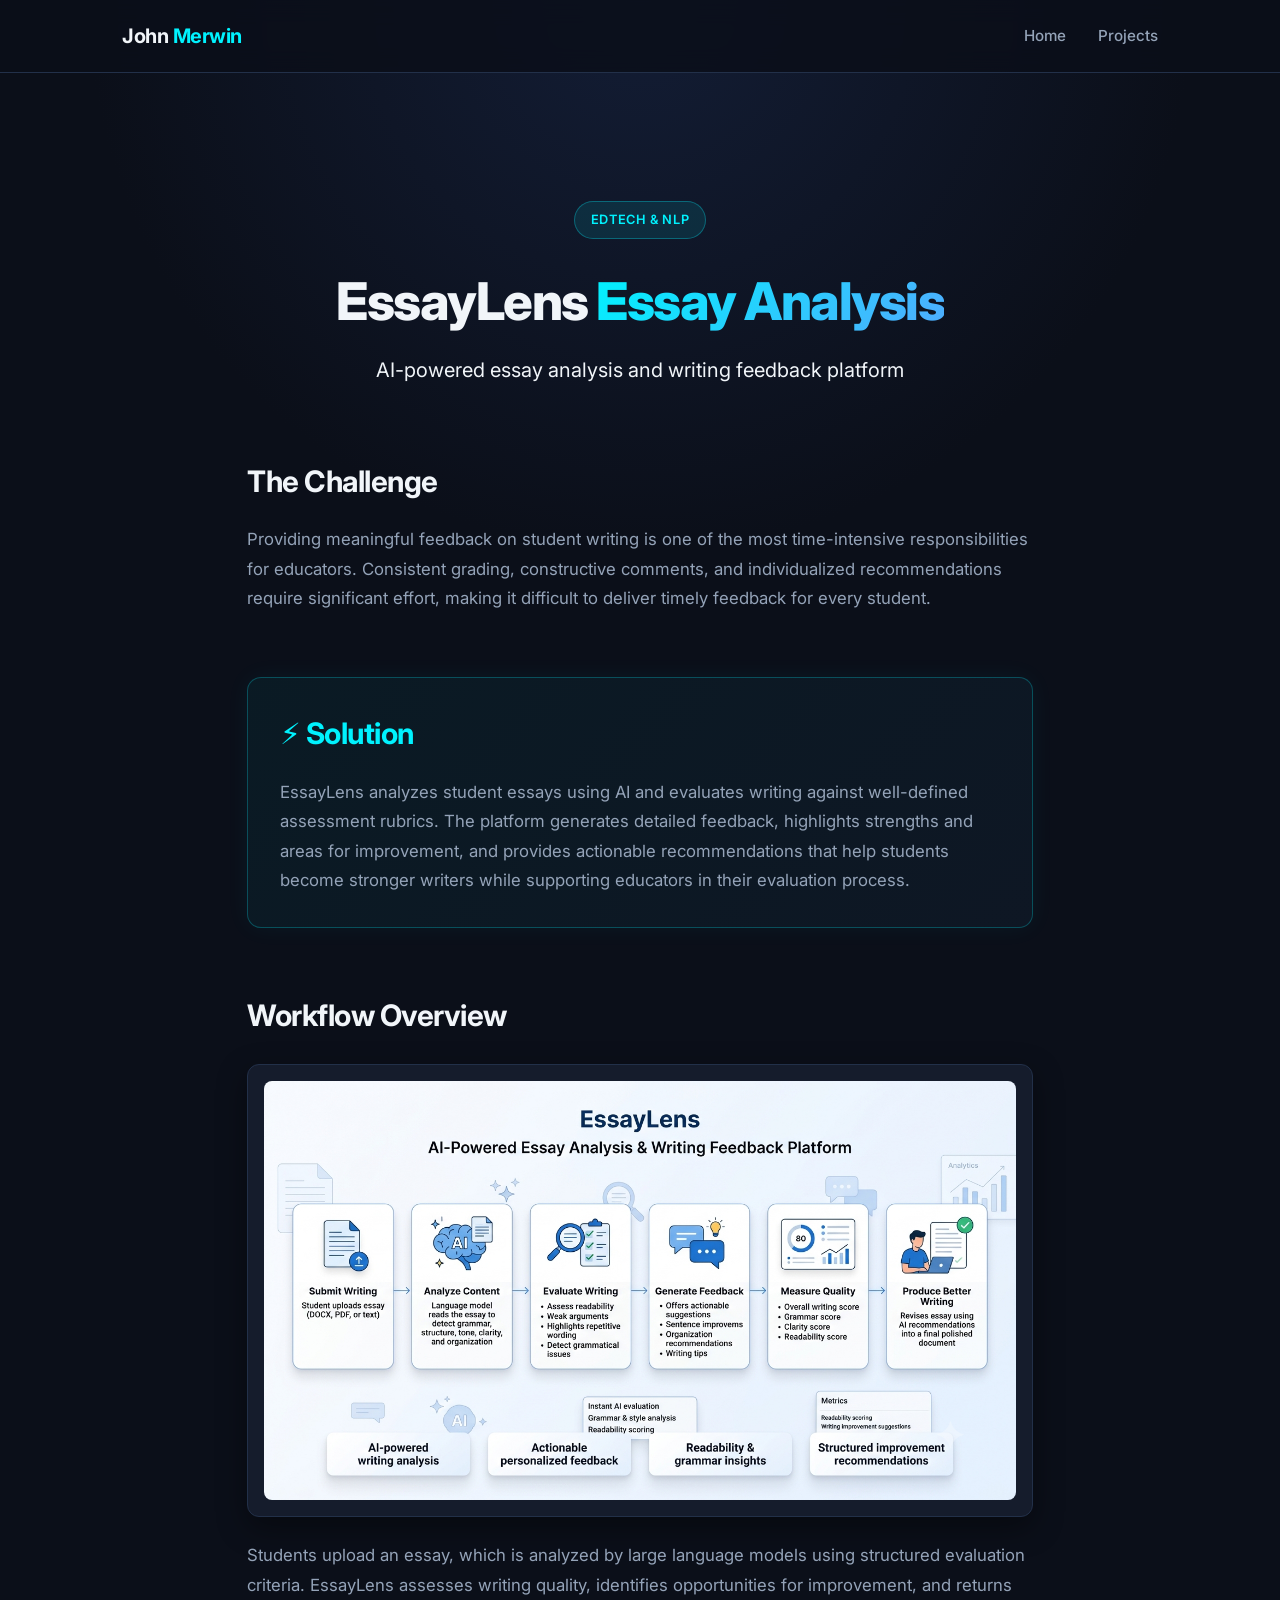
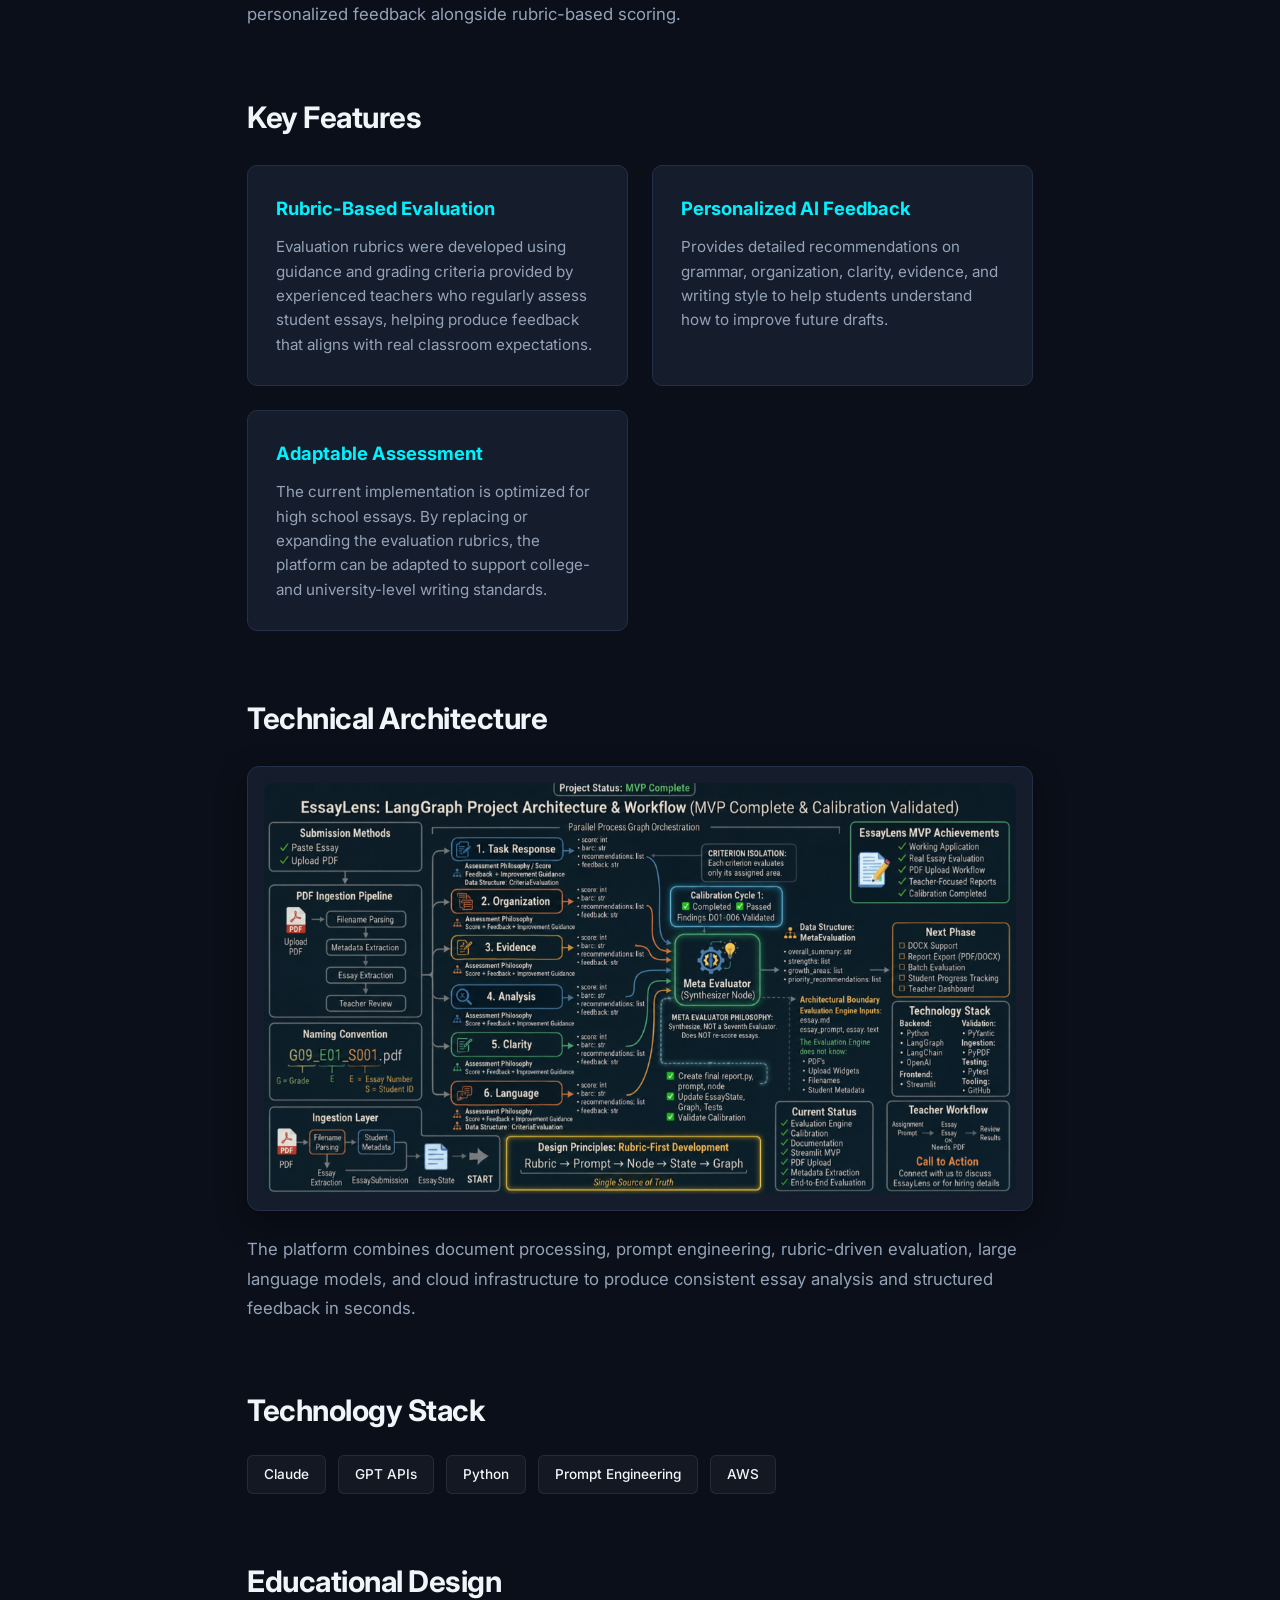
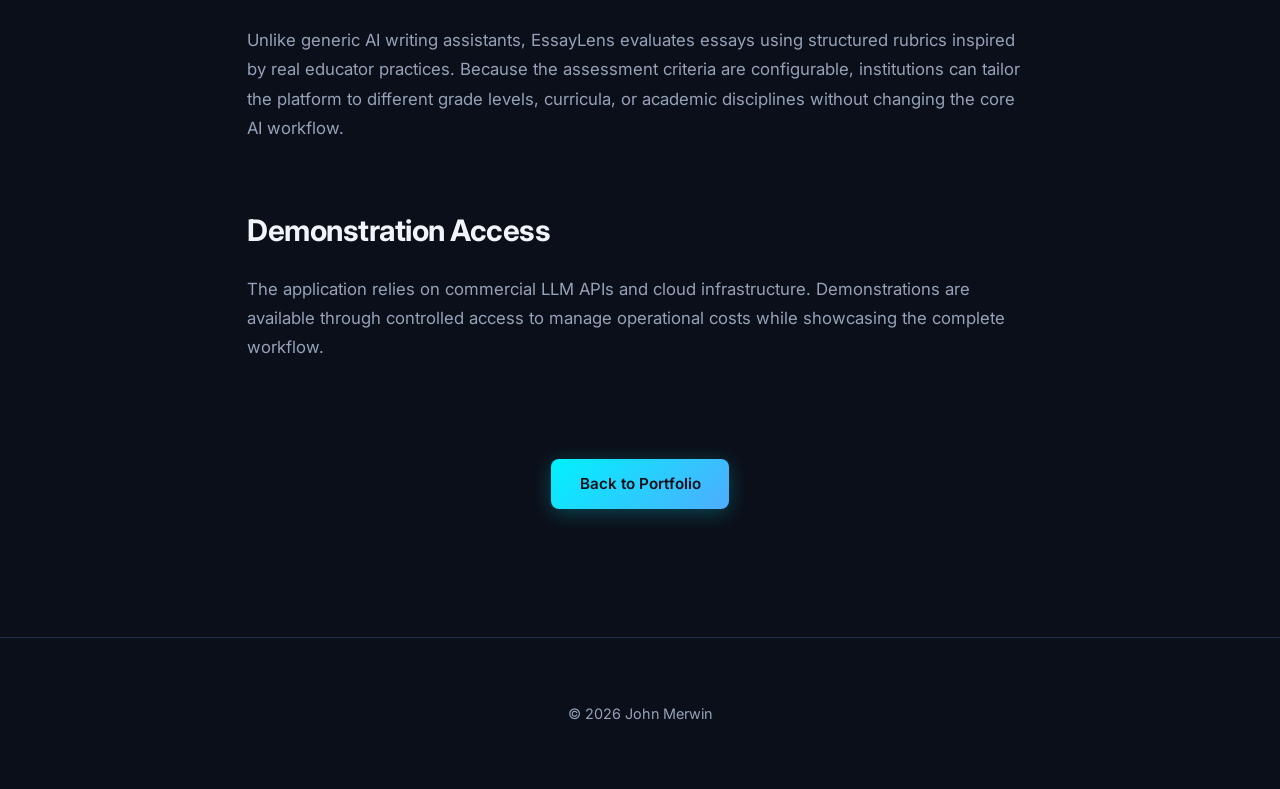
<file: projects/essaylens.html>
<!DOCTYPE html>
<html lang="en">

<head>
    <meta charset="UTF-8">
    <meta name="viewport" content="width=device-width, initial-scale=1.0">
    <title>EssayLens | AI Essay Analysis Platform</title>
    <meta name="description"
        content="EssayLens is an AI-powered essay analysis platform that provides rubric-based feedback, writing insights, and personalized recommendations for students and educators.">
    <!-- Inter Font Family -->
    <link href="https://fonts.googleapis.com/css2?family=Inter:wght@400;500;600;700;800&display=swap" rel="stylesheet">
    <link rel="stylesheet" href="../css/style.css">

    <!-- Google Analytics -->
    <script async src="https://www.googletagmanager.com/gtag/js?id=G-15P4J6K5QG"></script>
    
    <script>
        window.dataLayer = window.dataLayer || [];
        function gtag() { dataLayer.push(arguments); }
        gtag('js', new Date());

        gtag('config', 'G-15P4J6K5QG');
    </script>

</head>

<body>

    <header>
        <nav class="navbar">
            <div class="logo">
                John <span class="logo-accent">Merwin</span>
            </div>
            <div class="nav-links">
                <a href="../index.html">Home</a>
                <a href="../index.html#projects">Projects</a>
            </div>
        </nav>
    </header>

    <!-- Main Container to align layout with portfolio detail styles -->
    <main class="container project-page">

        <!-- Hero Header -->
        <section class="project-header">
            <div class="badge">EdTech & NLP</div>
            <h1>
                EssayLens <span class="text-gradient">Essay Analysis</span>
            </h1>
            <p class="hero-subtitle">
                AI-powered essay analysis and writing feedback platform
            </p>
        </section>

        <!-- Project Body Content -->
        <section class="project-content">

            <div class="project-section">
                <h2>The Challenge</h2>
                <p>
                    Providing meaningful feedback on student writing is one of the most
                    time-intensive responsibilities for educators. Consistent grading,
                    constructive comments, and individualized recommendations require significant
                    effort, making it difficult to deliver timely feedback for every student.
                </p>
            </div>

            <!-- Standout Callout Styling for the Solution -->
            <div class="project-section highlight-card">
                <h2>⚡ Solution</h2>
                <p>
                    EssayLens analyzes student essays using AI and evaluates writing against
                    well-defined assessment rubrics. The platform generates detailed feedback,
                    highlights strengths and areas for improvement, and provides actionable
                    recommendations that help students become stronger writers while supporting
                    educators in their evaluation process.
                </p>
            </div>

            <div class="project-section">
                <h2>Workflow Overview</h2>
                <div class="img-wrapper">
                    <img src="../images/projects/essaylens-workflow-overview.png" alt="EssayLens workflow overview">
                </div>
                <p>
                    Students upload an essay, which is analyzed by large language models using
                    structured evaluation criteria. EssayLens assesses writing quality, identifies
                    opportunities for improvement, and returns personalized feedback alongside
                    rubric-based scoring.
                </p>
            </div>

            <div class="project-section">
                <h2>Key Features</h2>
                <div class="feature-grid">
                    <div class="feature-card">
                        <h3>Rubric-Based Evaluation</h3>
                        <p>
                            Evaluation rubrics were developed using guidance and grading criteria provided
                            by experienced teachers who regularly assess student essays, helping produce
                            feedback that aligns with real classroom expectations.
                        </p>
                    </div>

                    <div class="feature-card">
                        <h3>Personalized AI Feedback</h3>
                        <p>
                            Provides detailed recommendations on grammar, organization, clarity, evidence,
                            and writing style to help students understand how to improve future drafts.
                        </p>
                    </div>

                    <div class="feature-card">
                        <h3>Adaptable Assessment</h3>
                        <p>
                            The current implementation is optimized for high school essays. By replacing or
                            expanding the evaluation rubrics, the platform can be adapted to support
                            college- and university-level writing standards.
                        </p>
                    </div>
                </div>
            </div>

            <div class="project-section">
                <h2>Technical Architecture</h2>
                <div class="img-wrapper">
                    <img src="../images/projects/essaylens-architecture-technical.png"
                        alt="EssayLens technical architecture">
                </div>
                <p>
                    The platform combines document processing, prompt engineering, rubric-driven
                    evaluation, large language models, and cloud infrastructure to produce
                    consistent essay analysis and structured feedback in seconds.
                </p>
            </div>

            <!-- Styled Tech Pills -->
            <div class="project-section">
                <h2>Technology Stack</h2>
                <div class="tech-pills">
                    <span>Claude</span>
                    <span>GPT APIs</span>
                    <span>Python</span>
                    <span>Prompt Engineering</span>
                    <span>AWS</span>
                </div>
            </div>

            <div class="project-section">
                <h2>Educational Design</h2>
                <p>
                    Unlike generic AI writing assistants, EssayLens evaluates essays using
                    structured rubrics inspired by real educator practices. Because the assessment
                    criteria are configurable, institutions can tailor the platform to different
                    grade levels, curricula, or academic disciplines without changing the core AI
                    workflow.
                </p>
            </div>

            <div class="project-section">
                <h2>Demonstration Access</h2>
                <p>
                    The application relies on commercial LLM APIs and cloud infrastructure. Demonstrations are available
                    through controlled
                    access to manage operational costs while showcasing the complete workflow. </p>
            </div>

            <!-- Centered Back Button -->
            <div class="action-footer">
                <a class="button primary" href="../index.html">
                    Back to Portfolio
                </a>
            </div>

        </section>
    </main>

    <footer>
        <p>© 2026 John Merwin</p>
    </footer>

</body>

</html>
</file>
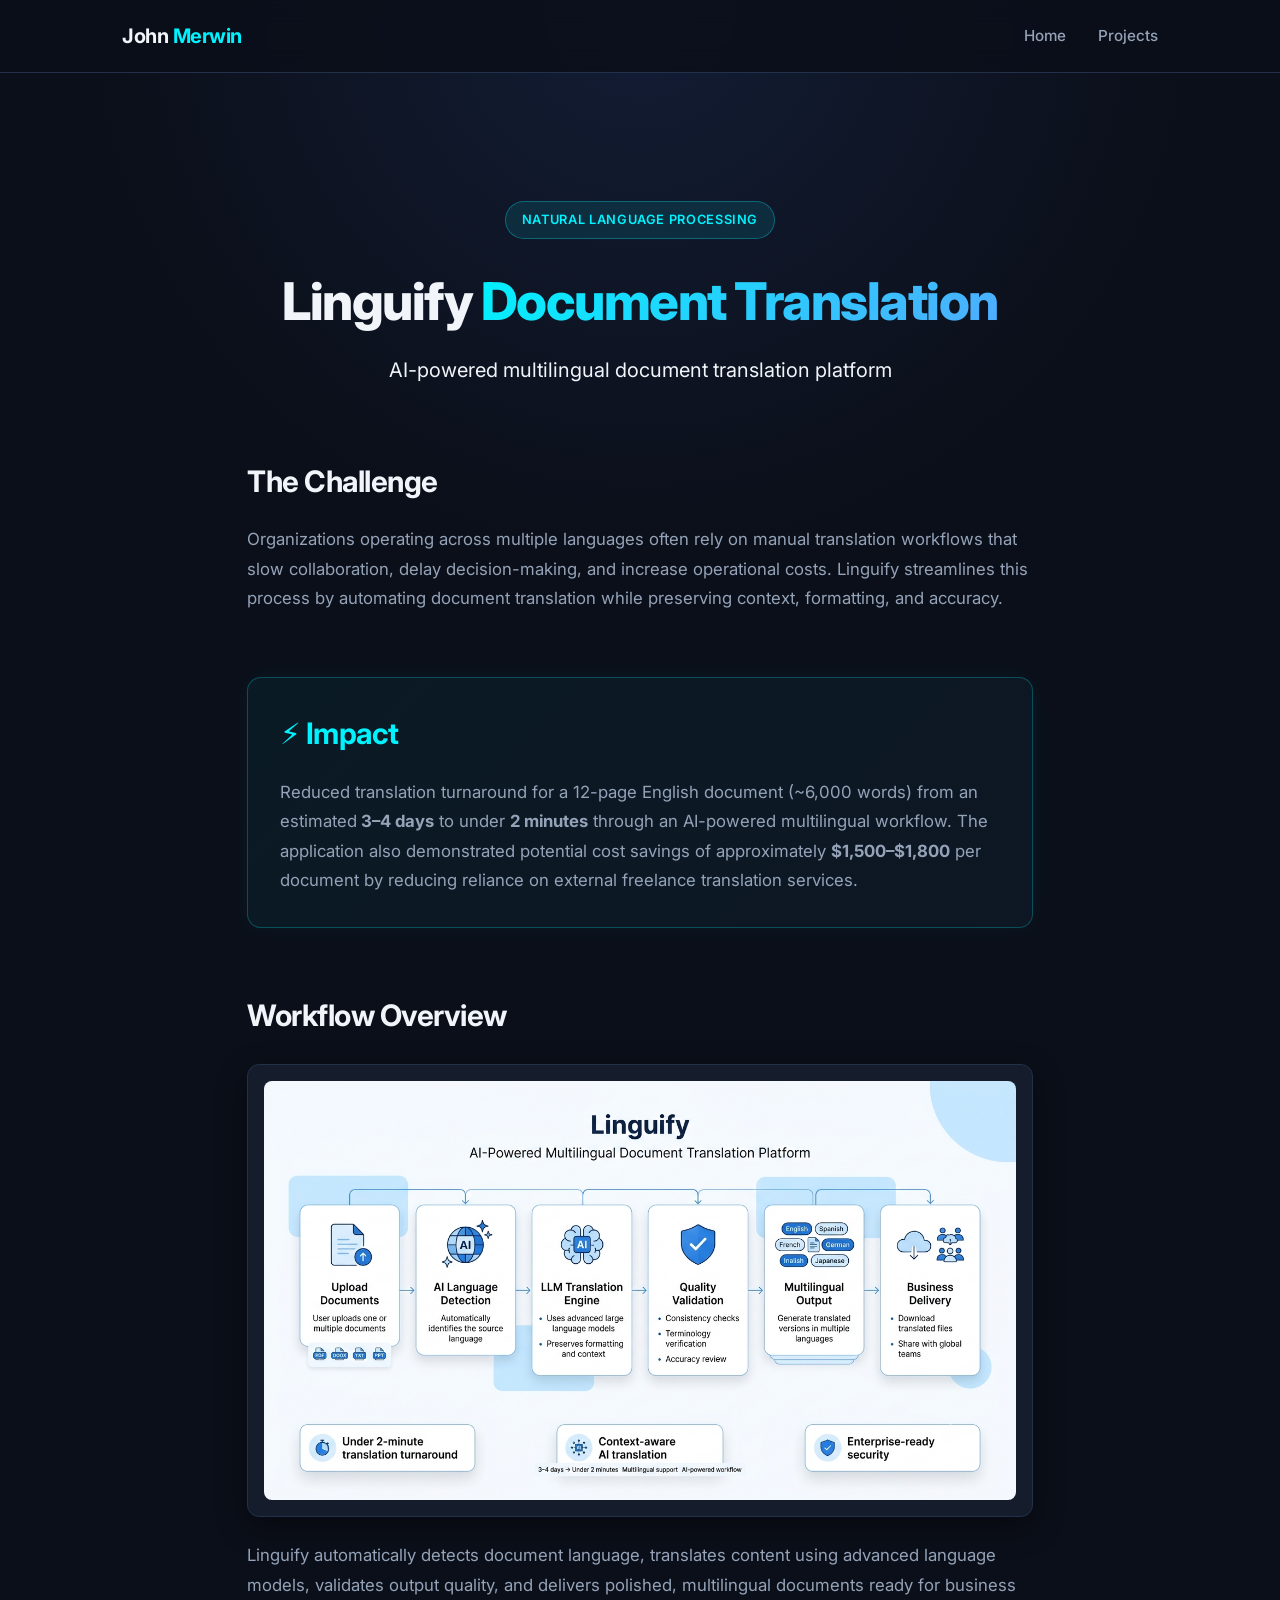
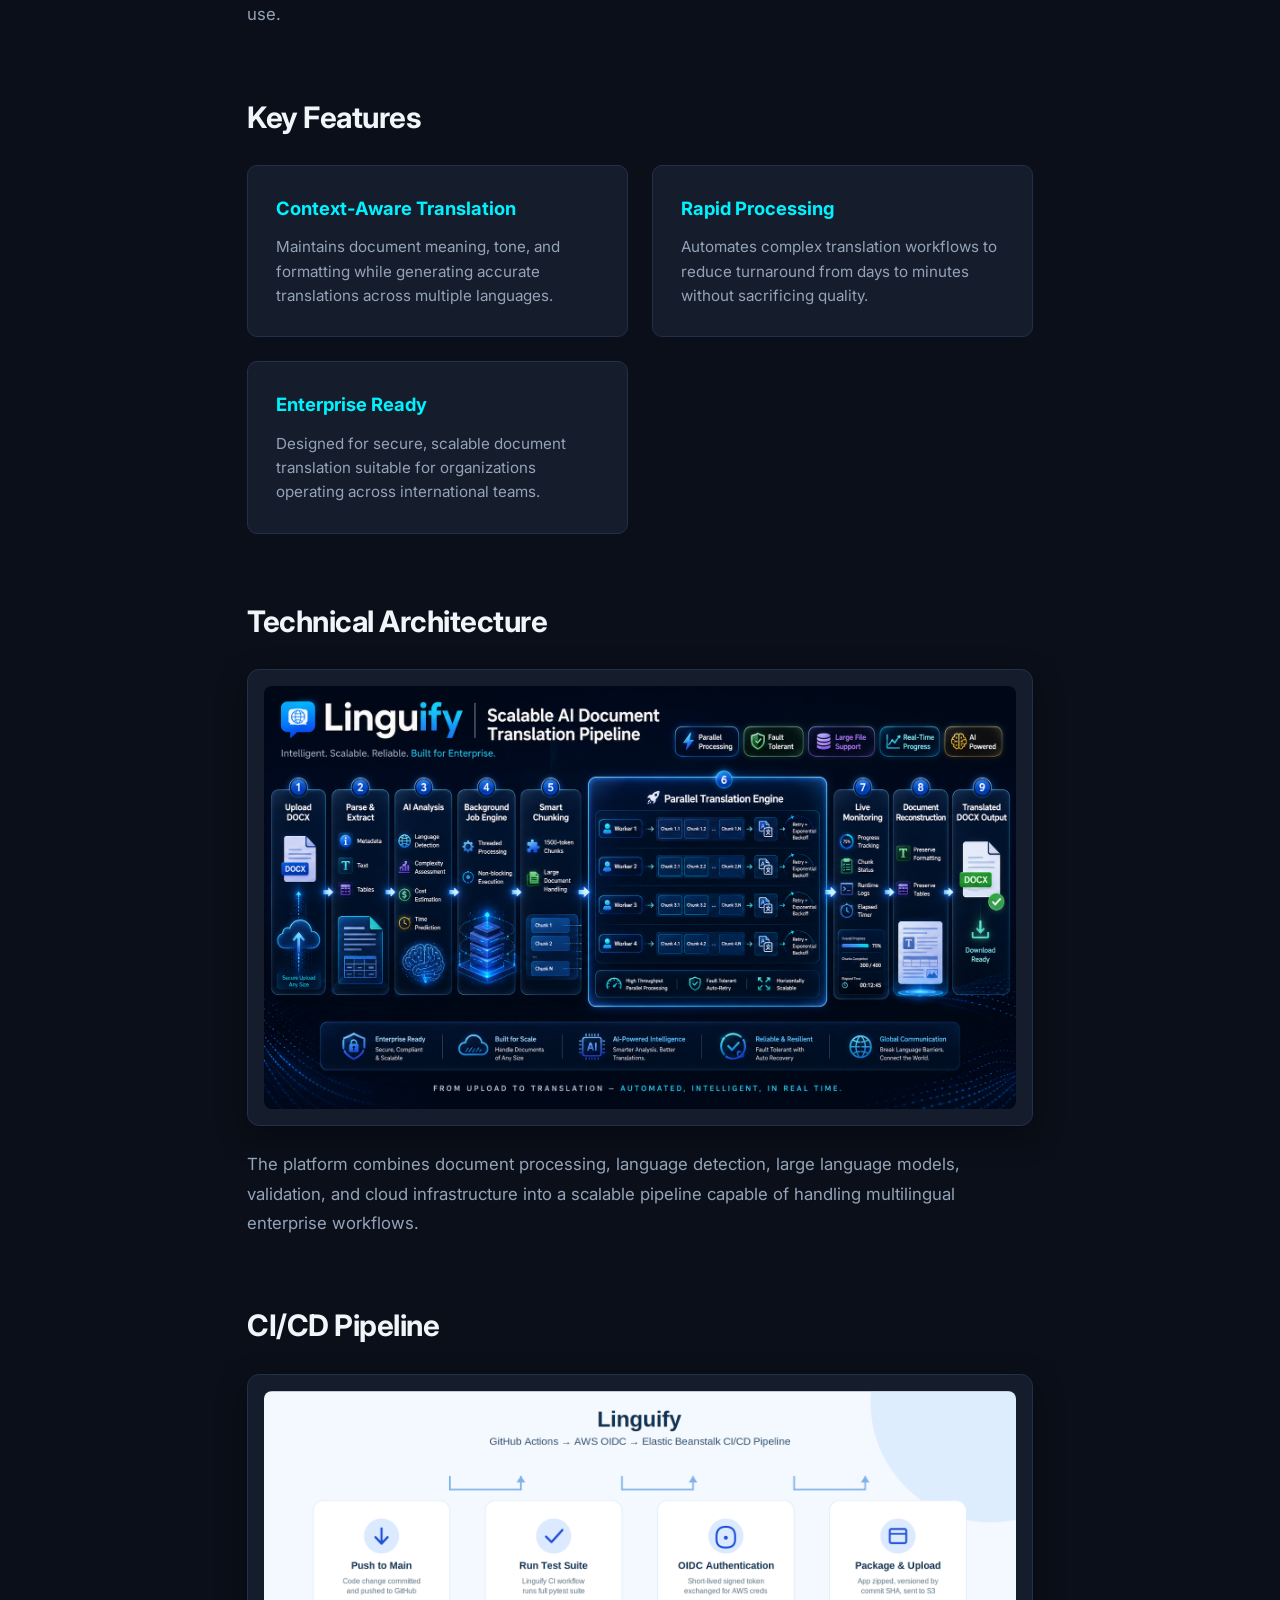
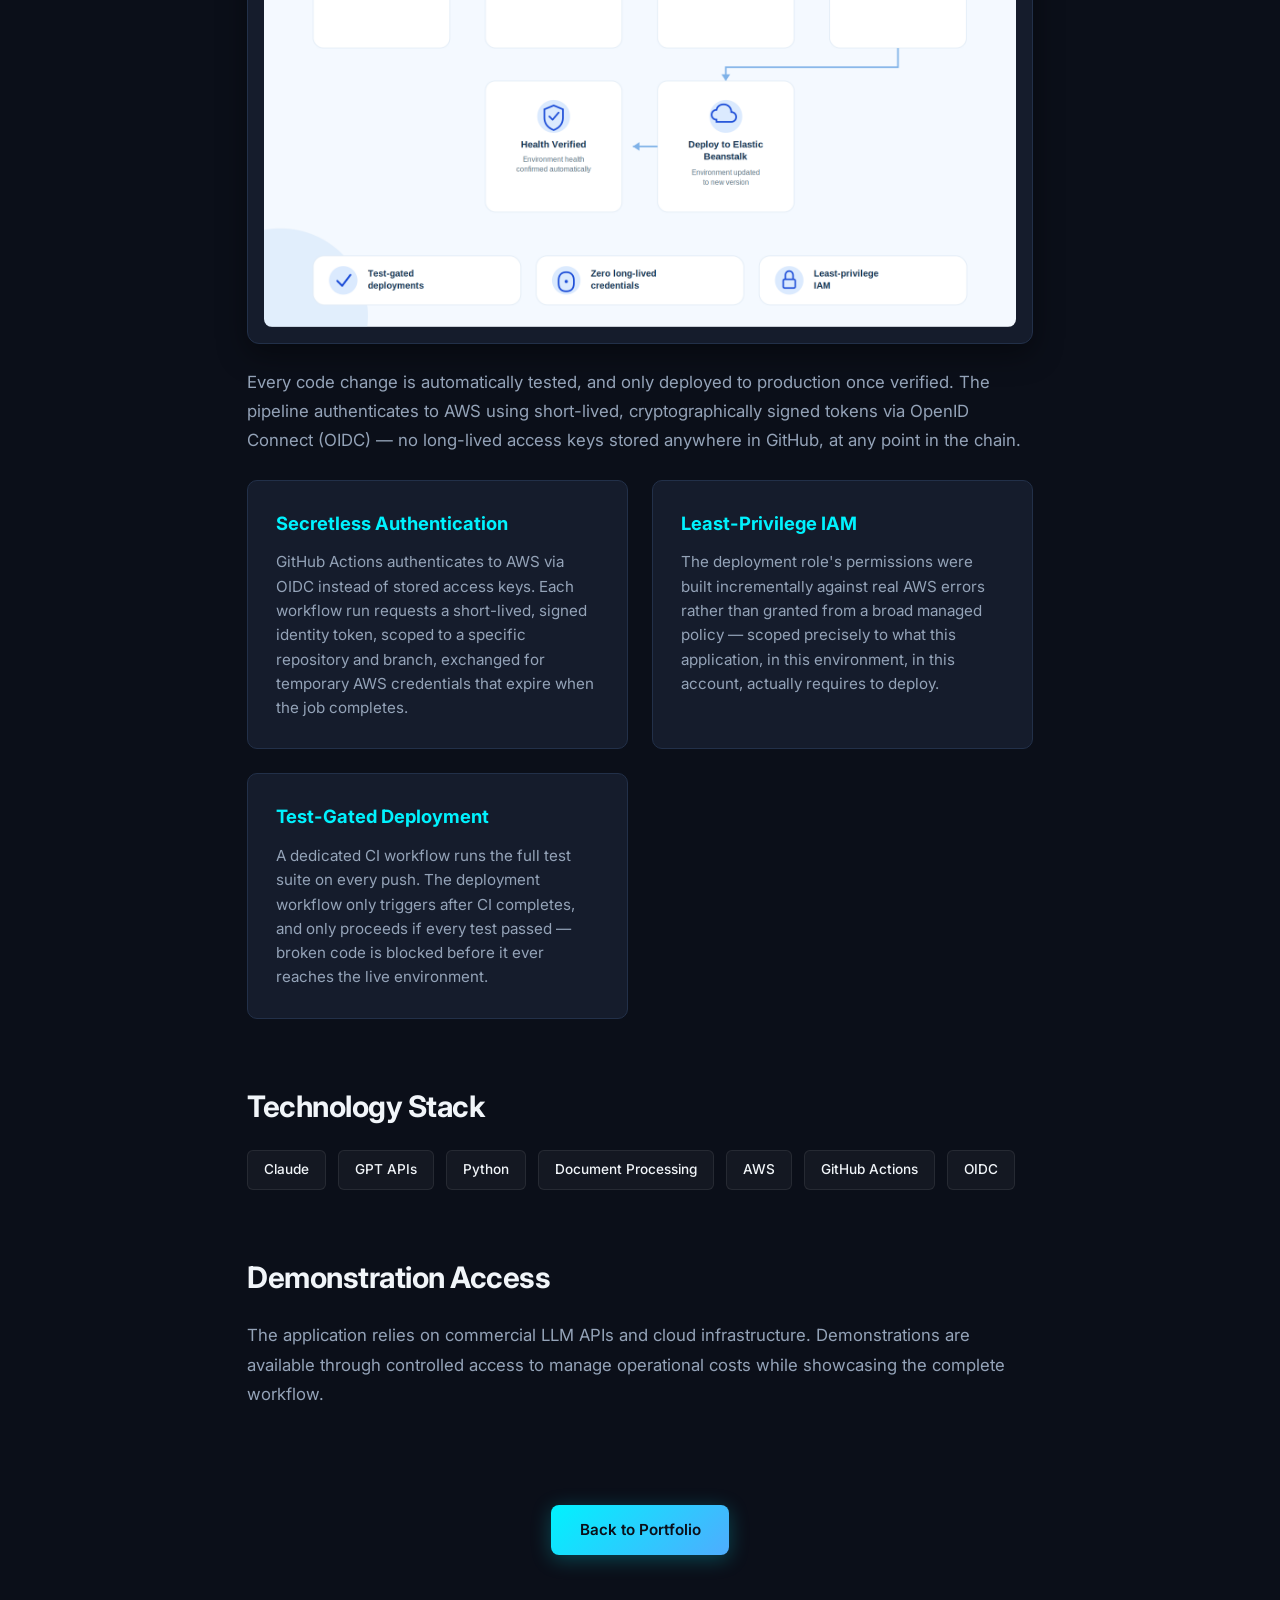
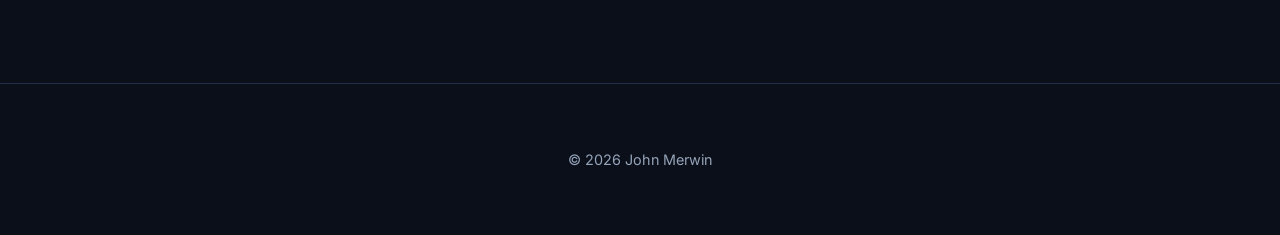
<file: projects/linguify.html>
<!DOCTYPE html>
<html lang="en">

<head>
    <meta charset="UTF-8">
    <meta name="viewport" content="width=device-width, initial-scale=1.0">
    <title>Linguify | AI Document Translation Platform</title>
    <meta name="description"
        content="Linguify is an AI-powered multilingual document translation platform built using modern LLM technologies.">
    <!-- Inter Font Family -->
    <link href="https://fonts.googleapis.com/css2?family=Inter:wght@400;500;600;700;800&display=swap" rel="stylesheet">
    <link rel="stylesheet" href="../css/style.css">

    <!-- Google Analytics -->
    <script async src="https://www.googletagmanager.com/gtag/js?id=G-15P4J6K5QG"></script>
    
    <script>
        window.dataLayer = window.dataLayer || [];
        function gtag() { dataLayer.push(arguments); }
        gtag('js', new Date());

        gtag('config', 'G-15P4J6K5QG');
    </script>

</head>

<body>

    <header>
        <nav class="navbar">
            <div class="logo">
                John <span class="logo-accent">Merwin</span>
            </div>
            <div class="nav-links">
                <a href="../index.html">Home</a>
                <a href="../index.html#projects">Projects</a>
            </div>
        </nav>
    </header>

    <!-- Main Container to align layout with CSS grid -->
    <main class="container project-page">

        <!-- Hero Header -->
        <section class="project-header">
            <div class="badge">Natural Language Processing</div>
            <h1>
                Linguify <span class="text-gradient">Document Translation</span>
            </h1>
            <p class="hero-subtitle">
                AI-powered multilingual document translation platform
            </p>
        </section>

        <!-- Project Body Content -->
        <section class="project-content">

            <div class="project-section">
                <h2>The Challenge</h2>
                <p>
                    Organizations operating across multiple languages often rely on manual
                    translation workflows that slow collaboration, delay decision-making, and
                    increase operational costs. Linguify streamlines this process by automating
                    document translation while preserving context, formatting, and accuracy.
                </p>
            </div>

            <!-- Standout Callout Styling for Impact -->
            <div class="project-section highlight-card">
                <h2>⚡ Impact</h2>
                <p>
                    Reduced translation turnaround for a 12-page English document
                    (~6,000 words) from an estimated<strong> 3–4 days</strong> to under <strong>2 minutes</strong> through
                    an AI-powered multilingual workflow. The application also demonstrated
                    potential cost savings of approximately <strong>$1,500–$1,800</strong> per document by
                    reducing reliance on external freelance translation services. </p>
            </div>

            <div class="project-section">
                <h2>Workflow Overview</h2>
                <div class="img-wrapper">
                    <img src="../images/projects/linguify-impact-overview.png" alt="Linguify workflow overview">
                </div>
                <p>
                    Linguify automatically detects document language, translates content using
                    advanced language models, validates output quality, and delivers polished,
                    multilingual documents ready for business use.
                </p>
            </div>

            <div class="project-section">
                <h2>Key Features</h2>
                <div class="feature-grid">
                    <div class="feature-card">
                        <h3>Context-Aware Translation</h3>
                        <p>
                            Maintains document meaning, tone, and formatting while generating accurate
                            translations across multiple languages.
                        </p>
                    </div>

                    <div class="feature-card">
                        <h3>Rapid Processing</h3>
                        <p>
                            Automates complex translation workflows to reduce turnaround from days to
                            minutes without sacrificing quality.
                        </p>
                    </div>

                    <div class="feature-card">
                        <h3>Enterprise Ready</h3>
                        <p>
                            Designed for secure, scalable document translation suitable for organizations
                            operating across international teams.
                        </p>
                    </div>
                </div>
            </div>

            <div class="project-section">
                <h2>Technical Architecture</h2>
                <div class="img-wrapper">
                    <img src="../images/projects/linguify-architecture-technical.png"
                        alt="Linguify technical architecture diagram">
                </div>
                <p>
                    The platform combines document processing, language detection, large language
                    models, validation, and cloud infrastructure into a scalable pipeline capable
                    of handling multilingual enterprise workflows.
                </p>
            </div>

            <div class="project-section">
                <h2>CI/CD Pipeline</h2>
                <div class="img-wrapper">
                    <img src="../images/projects/linguify-cicd-pipeline.png"
                        alt="Linguify CI/CD pipeline: GitHub Actions, AWS OIDC, and Elastic Beanstalk deployment flow">
                </div>
                <p>
                    Every code change is automatically tested, and only deployed to production
                    once verified. The pipeline authenticates to AWS using short-lived,
                    cryptographically signed tokens via OpenID Connect (OIDC) — no long-lived
                    access keys stored anywhere in GitHub, at any point in the chain.
                </p>
                <div class="feature-grid">
                    <div class="feature-card">
                        <h3>Secretless Authentication</h3>
                        <p>
                            GitHub Actions authenticates to AWS via OIDC instead of stored access
                            keys. Each workflow run requests a short-lived, signed identity token,
                            scoped to a specific repository and branch, exchanged for temporary
                            AWS credentials that expire when the job completes.
                        </p>
                    </div>

                    <div class="feature-card">
                        <h3>Least-Privilege IAM</h3>
                        <p>
                            The deployment role's permissions were built incrementally against real
                            AWS errors rather than granted from a broad managed policy — scoped
                            precisely to what this application, in this environment, in this
                            account, actually requires to deploy.
                        </p>
                    </div>

                    <div class="feature-card">
                        <h3>Test-Gated Deployment</h3>
                        <p>
                            A dedicated CI workflow runs the full test suite on every push. The
                            deployment workflow only triggers after CI completes, and only proceeds
                            if every test passed — broken code is blocked before it ever reaches
                            the live environment.
                        </p>
                    </div>
                </div>
            </div>

            <!-- Styled Tech Pills -->
            <div class="project-section">
                <h2>Technology Stack</h2>
                <div class="tech-pills">
                    <span>Claude</span>
                    <span>GPT APIs</span>
                    <span>Python</span>
                    <span>Document Processing</span>
                    <span>AWS</span>
                    <span>GitHub Actions</span>
                    <span>OIDC</span>
                </div>
            </div>

            <div class="project-section">
                <h2>Demonstration Access</h2>
                <p>
                    The application relies on commercial LLM APIs and cloud infrastructure. Demonstrations are available
                    through controlled
                    access to manage operational costs while showcasing the complete workflow. </p>
            </div>

            <!-- Centered Back Button -->
            <div class="action-footer">
                <a class="button primary" href="../index.html">
                    Back to Portfolio
                </a>
            </div>

        </section>
    </main>

    <footer>
        <p>© 2026 John Merwin</p>
    </footer>

</body>

</html>
</file>
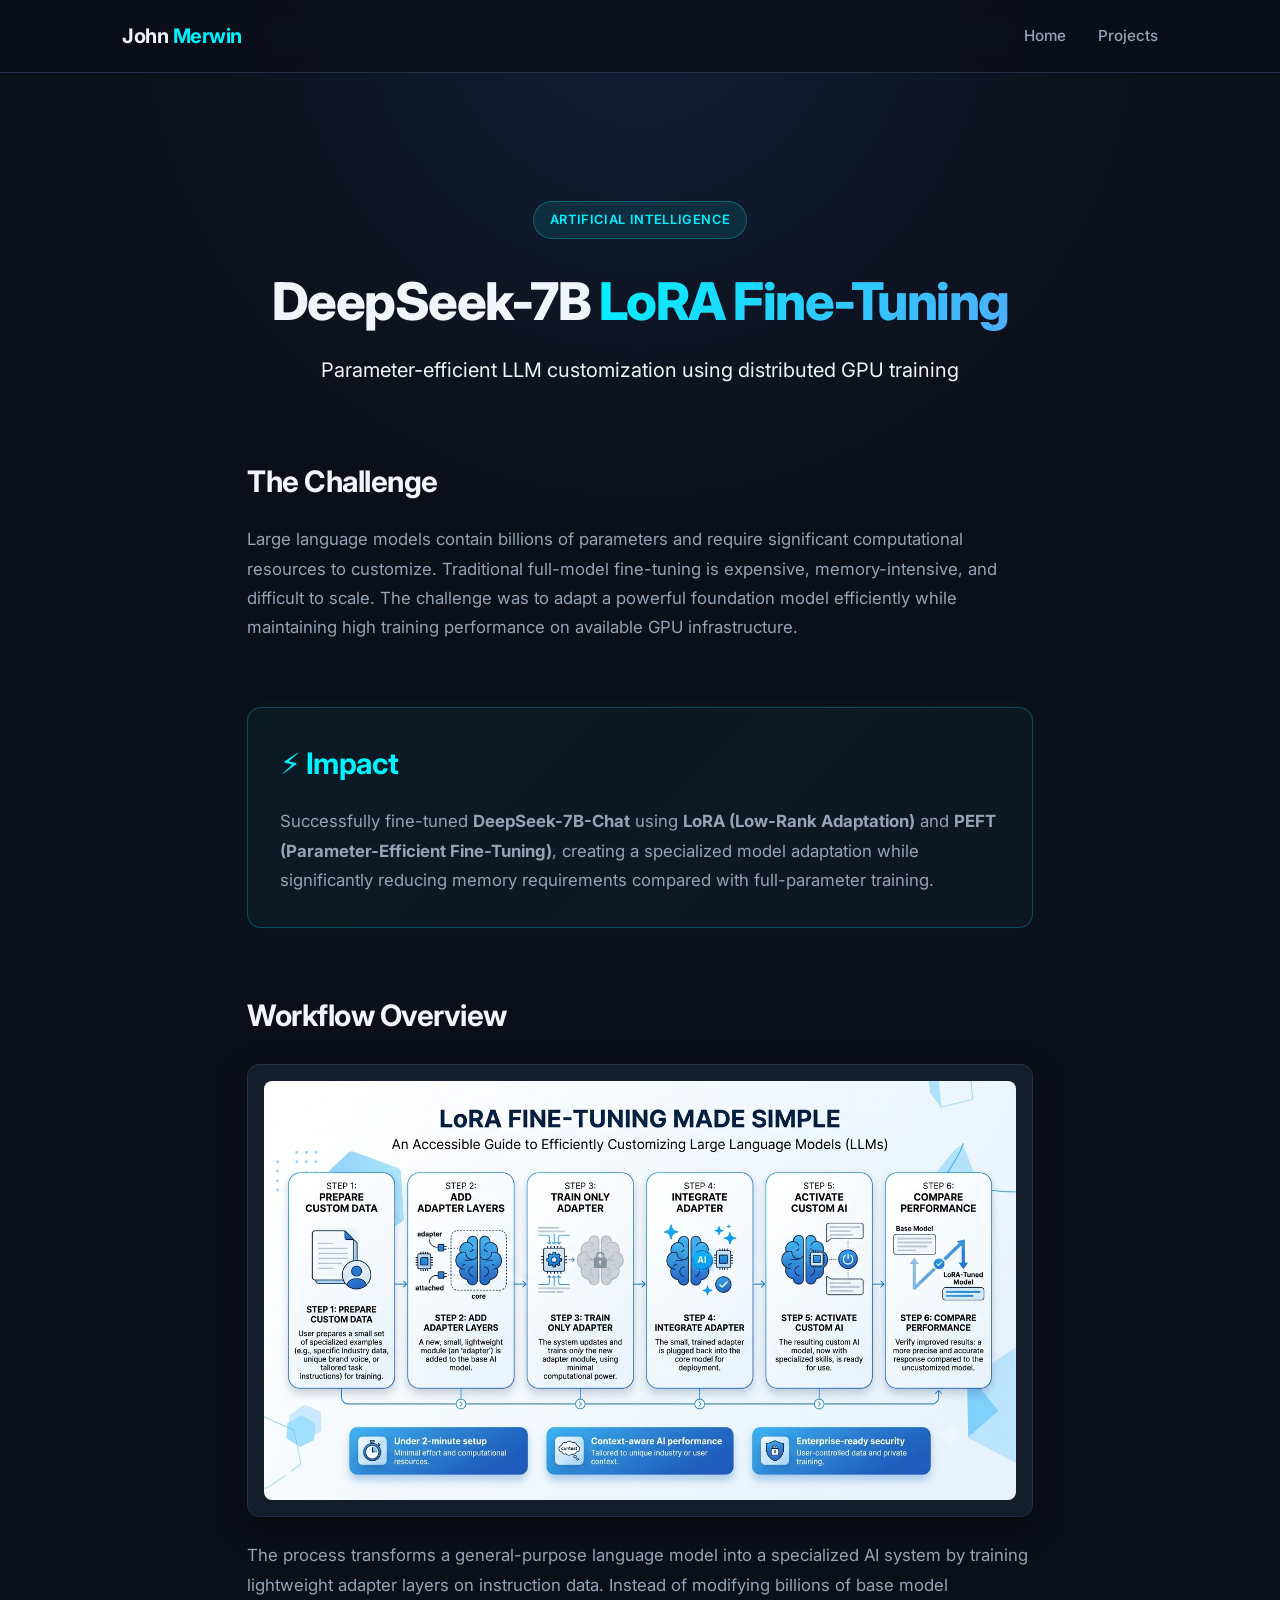
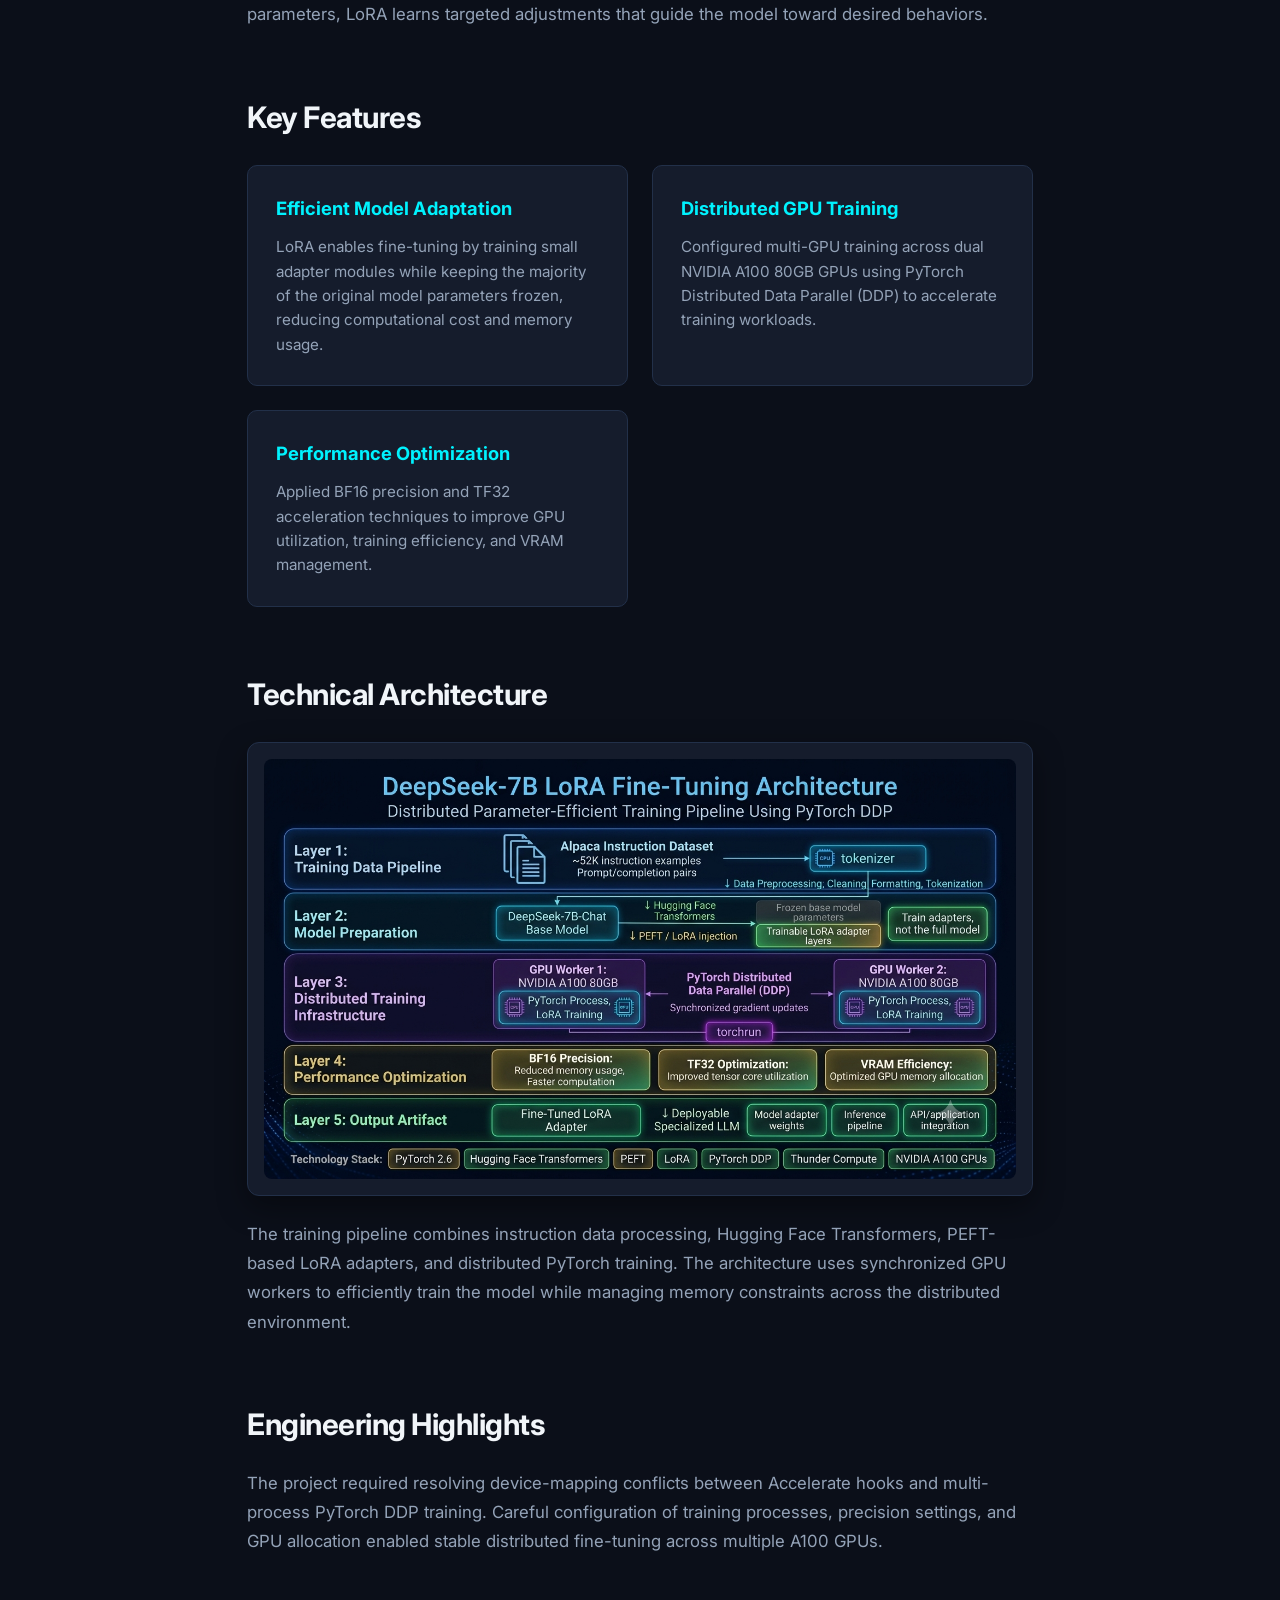
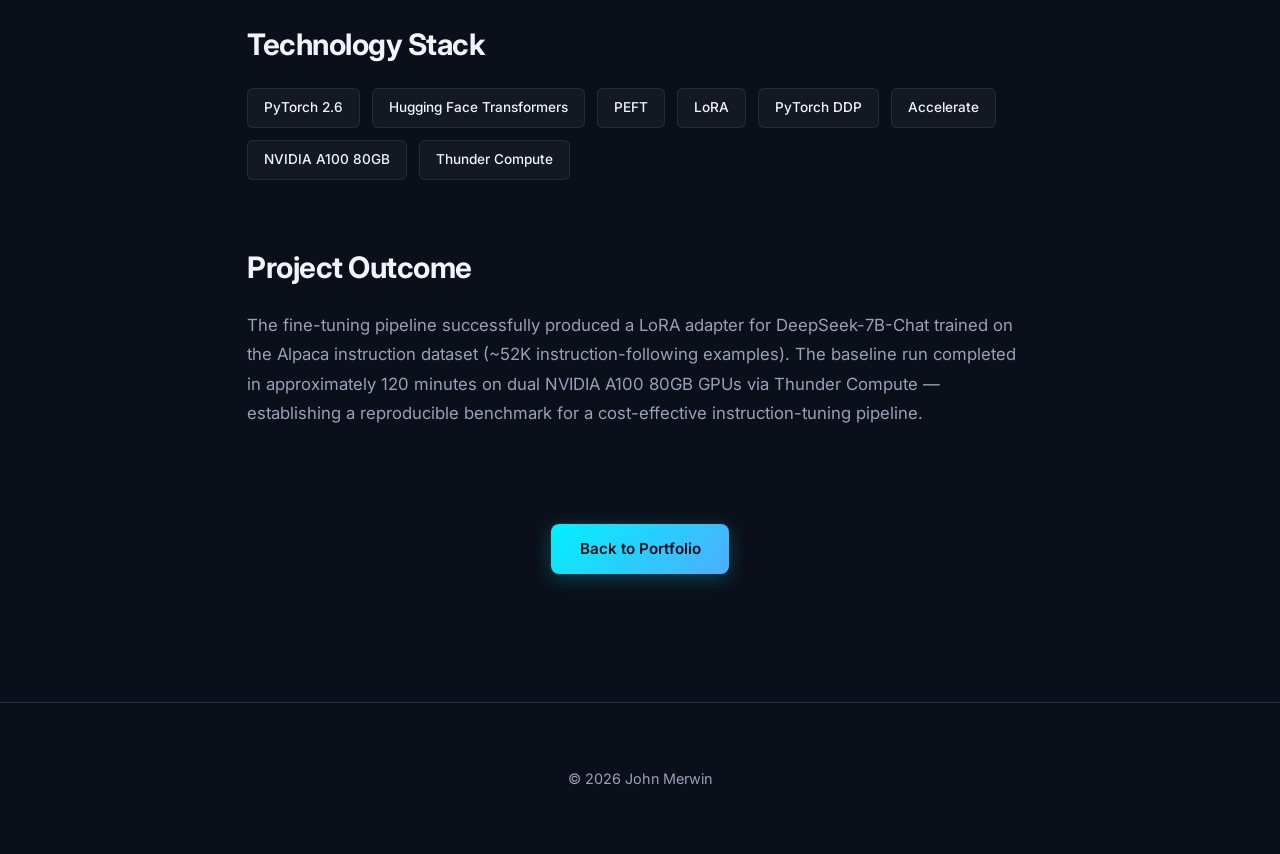
<file: projects/lora-finetuning.html>
<!DOCTYPE html>
<html lang="en">

<head>
    <meta charset="UTF-8">
    <meta name="viewport" content="width=device-width, initial-scale=1.0">
    <title>DeepSeek-7B LoRA Fine-Tuning | LLM Customization Project</title>
    <meta name="description"
        content="DeepSeek-7B LoRA fine-tuning project demonstrating parameter-efficient LLM customization using distributed GPU training, PyTorch, PEFT, and Hugging Face technologies.">
    <!-- Inter Font Family -->
    <link href="https://fonts.googleapis.com/css2?family=Inter:wght@400;500;600;700;800&display=swap" rel="stylesheet">
    <link rel="stylesheet" href="../css/style.css">

    <!-- Google Analytics -->
    <script async src="https://www.googletagmanager.com/gtag/js?id=G-15P4J6K5QG"></script>

    <script>
        window.dataLayer = window.dataLayer || [];
        function gtag() { dataLayer.push(arguments); }
        gtag('js', new Date());

        gtag('config', 'G-15P4J6K5QG');
    </script>

</head>

<body>
    <header>
        <nav class="navbar">
            <div class="logo">
                John <span class="logo-accent">Merwin</span>
            </div>
            <div class="nav-links">
                <a href="../index.html">Home</a>
                <a href="../index.html#projects">Projects</a>
            </div>
        </nav>
    </header>

    <!-- Main Container to align everything gracefully -->
    <main class="container project-page">

        <!-- Hero Header -->
        <section class="project-header">
            <div class="badge">Artificial Intelligence</div>
            <h1>
                DeepSeek-7B <span class="text-gradient">LoRA Fine-Tuning</span>
            </h1>
            <p class="hero-subtitle">
                Parameter-efficient LLM customization using distributed GPU training
            </p>
        </section>

        <!-- Project Body Content -->
        <section class="project-content">

            <div class="project-section">
                <h2>The Challenge</h2>
                <p>
                    Large language models contain billions of parameters and require significant
                    computational resources to customize. Traditional full-model fine-tuning is
                    expensive, memory-intensive, and difficult to scale. The challenge was to
                    adapt a powerful foundation model efficiently while maintaining high training
                    performance on available GPU infrastructure.
                </p>
            </div>

            <!-- Standout Callout Styling -->
            <div class="project-section highlight-card">
                <h2>⚡ Impact</h2>
                <p>
                    Successfully fine-tuned <strong>DeepSeek-7B-Chat</strong> using
                    <strong>LoRA (Low-Rank Adaptation)</strong> and
                    <strong>PEFT (Parameter-Efficient Fine-Tuning)</strong>, creating a
                    specialized model adaptation while significantly reducing memory requirements
                    compared with full-parameter training.
                </p>
            </div>

            <div class="project-section">
                <h2>Workflow Overview</h2>
                <div class="img-wrapper">
                    <img src="../images/projects/lora-finetuning-overview.png"
                        alt="DeepSeek-7B LoRA fine-tuning overview">
                </div>
                <p>
                    The process transforms a general-purpose language model into a specialized
                    AI system by training lightweight adapter layers on instruction data. Instead
                    of modifying billions of base model parameters, LoRA learns targeted
                    adjustments that guide the model toward desired behaviors.
                </p>
            </div>

            <div class="project-section">
                <h2>Key Features</h2>
                <div class="feature-grid">
                    <div class="feature-card">
                        <h3>Efficient Model Adaptation</h3>
                        <p>
                            LoRA enables fine-tuning by training small adapter modules while keeping the
                            majority of the original model parameters frozen, reducing computational cost
                            and memory usage.
                        </p>
                    </div>

                    <div class="feature-card">
                        <h3>Distributed GPU Training</h3>
                        <p>
                            Configured multi-GPU training across dual NVIDIA A100 80GB GPUs using
                            PyTorch Distributed Data Parallel (DDP) to accelerate training workloads.
                        </p>
                    </div>

                    <div class="feature-card">
                        <h3>Performance Optimization</h3>
                        <p>
                            Applied BF16 precision and TF32 acceleration techniques to improve GPU
                            utilization, training efficiency, and VRAM management.
                        </p>
                    </div>
                </div>
            </div>

            <div class="project-section">
                <h2>Technical Architecture</h2>
                <div class="img-wrapper">
                    <img src="../images/projects/lora-finetuning-architecture-technical.png"
                        alt="DeepSeek-7B LoRA fine-tuning technical architecture">
                </div>
                <p>
                    The training pipeline combines instruction data processing, Hugging Face
                    Transformers, PEFT-based LoRA adapters, and distributed PyTorch training.
                    The architecture uses synchronized GPU workers to efficiently train the model
                    while managing memory constraints across the distributed environment.
                </p>
            </div>

            <div class="project-section">
                <h2>Engineering Highlights</h2>
                <p>
                    The project required resolving device-mapping conflicts between Accelerate
                    hooks and multi-process PyTorch DDP training. Careful configuration of training
                    processes, precision settings, and GPU allocation enabled stable distributed
                    fine-tuning across multiple A100 GPUs.
                </p>
            </div>

            <!-- Styled Tech Pills -->
            <div class="project-section">
                <h2>Technology Stack</h2>
                <div class="tech-pills">
                    <span>PyTorch 2.6</span>
                    <span>Hugging Face Transformers</span>
                    <span>PEFT</span>
                    <span>LoRA</span>
                    <span>PyTorch DDP</span>
                    <span>Accelerate</span>
                    <span>NVIDIA A100 80GB</span>
                    <span>Thunder Compute</span>
                </div>
            </div>

            <div class="project-section">
                <h2>Project Outcome</h2>
                <p>
                    The fine-tuning pipeline successfully produced a LoRA adapter for DeepSeek-7B-Chat
                    trained on the Alpaca instruction dataset (~52K instruction-following examples).
                    The baseline run completed in approximately 120 minutes on dual NVIDIA A100 80GB
                    GPUs via Thunder Compute — establishing a reproducible benchmark for a
                    cost-effective instruction-tuning pipeline. </p>
            </div>

            <div class="action-footer">
                <a class="button primary" href="../index.html">
                    Back to Portfolio
                </a>
            </div>
        </section>
    </main>

    <footer>
        <p>© 2026 John Merwin</p>
    </footer>
</body>

</html>
</file>
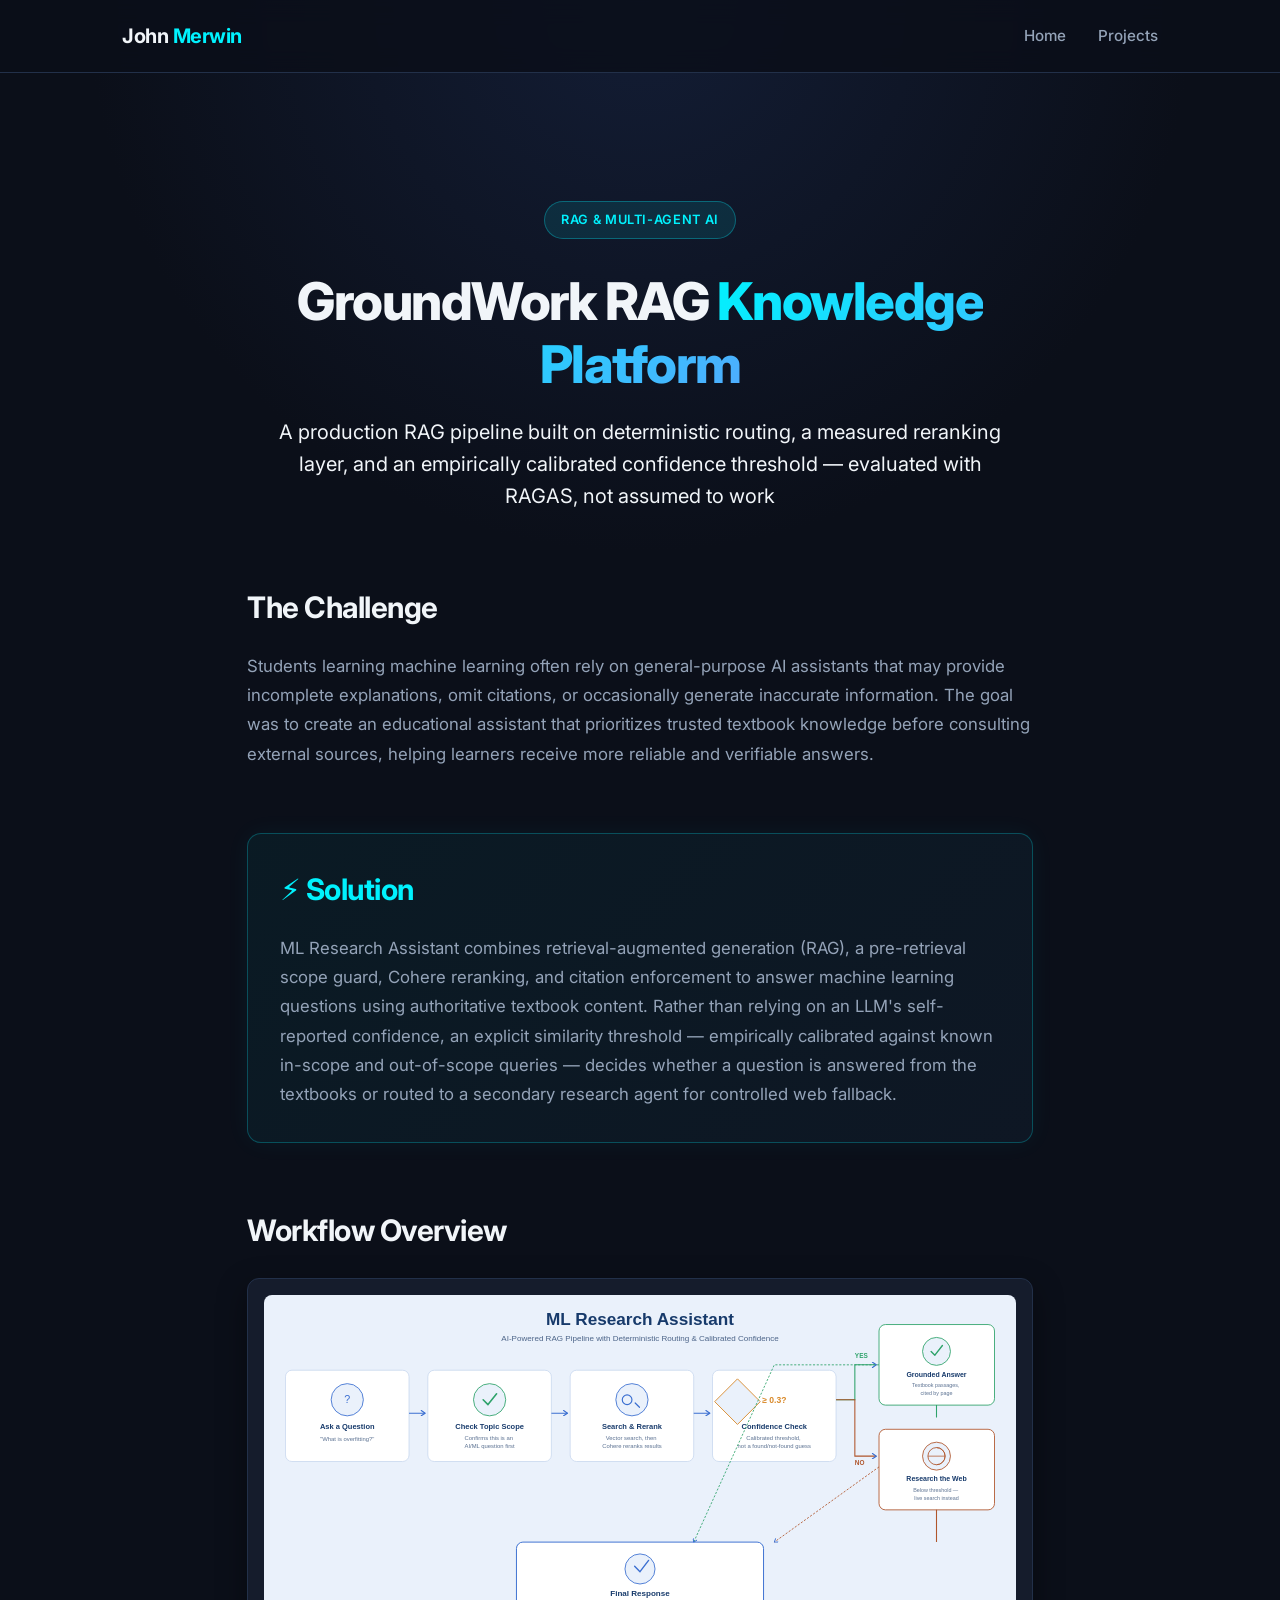
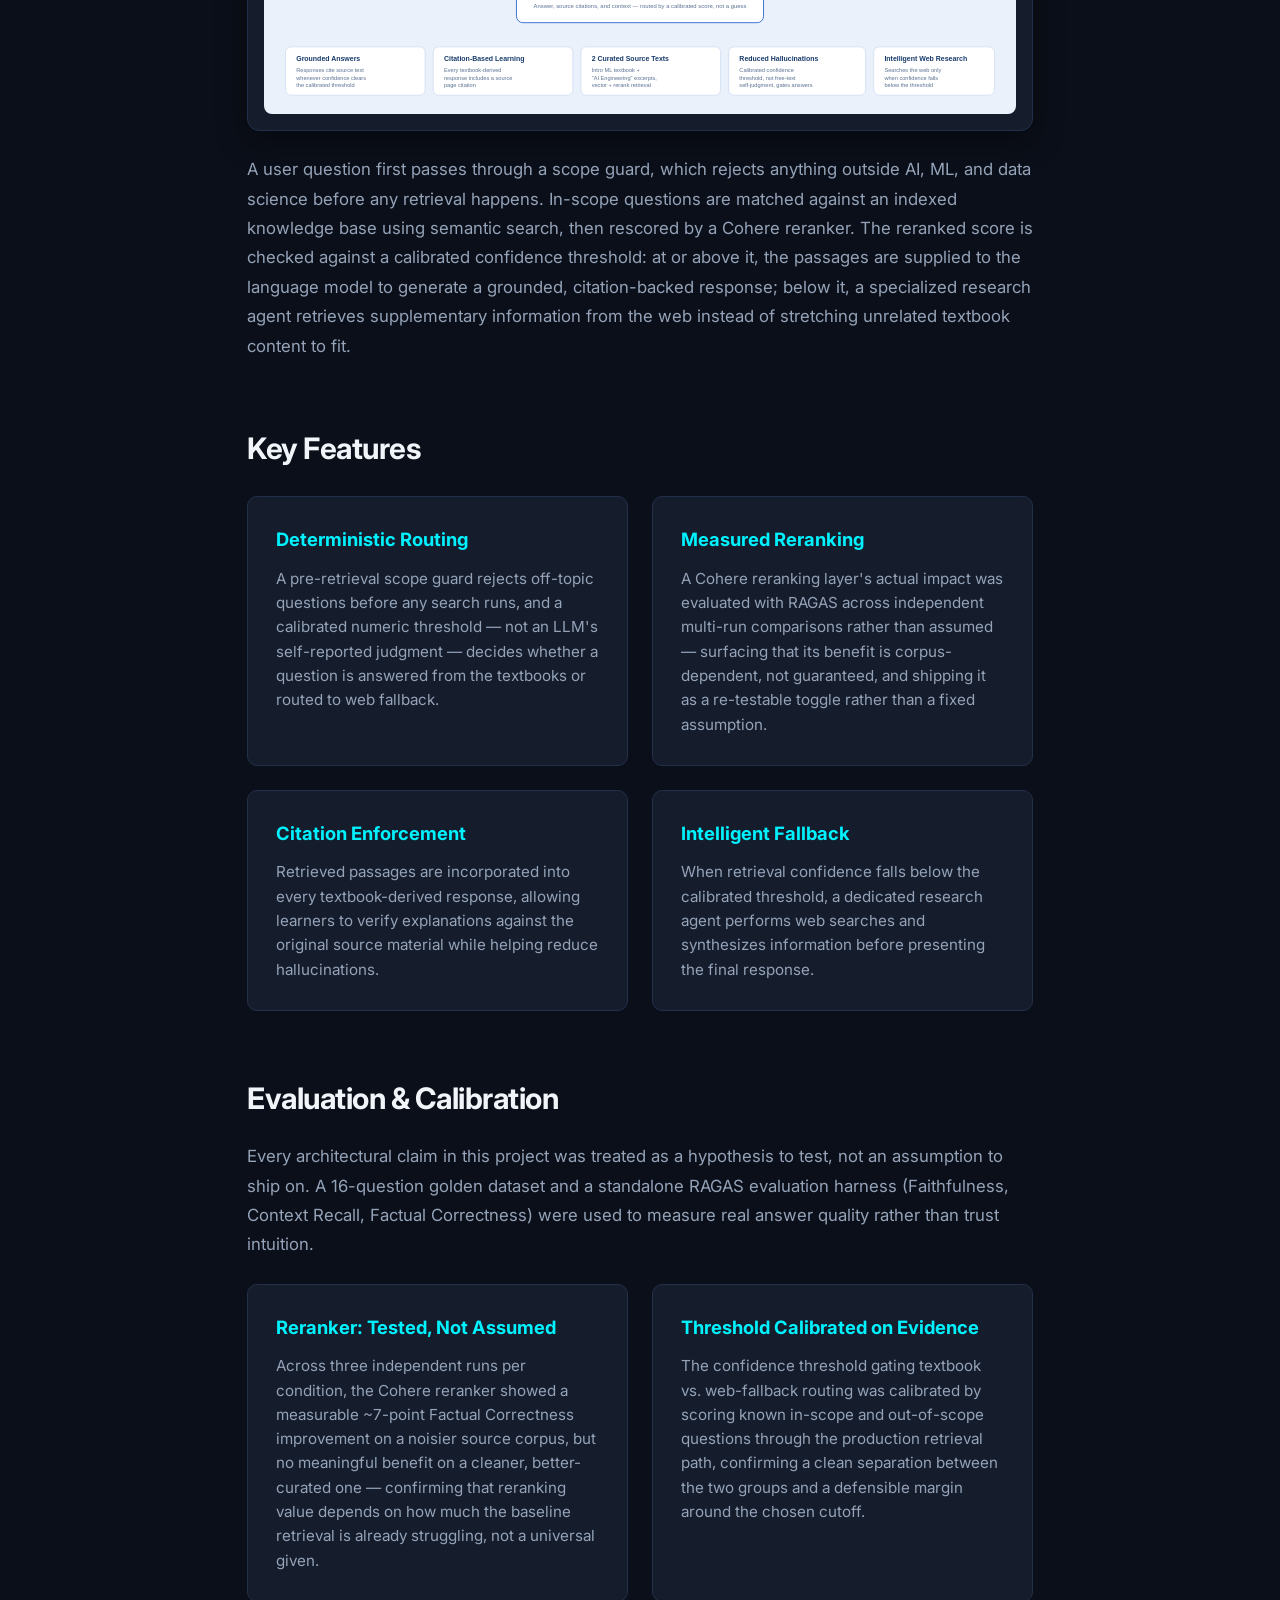
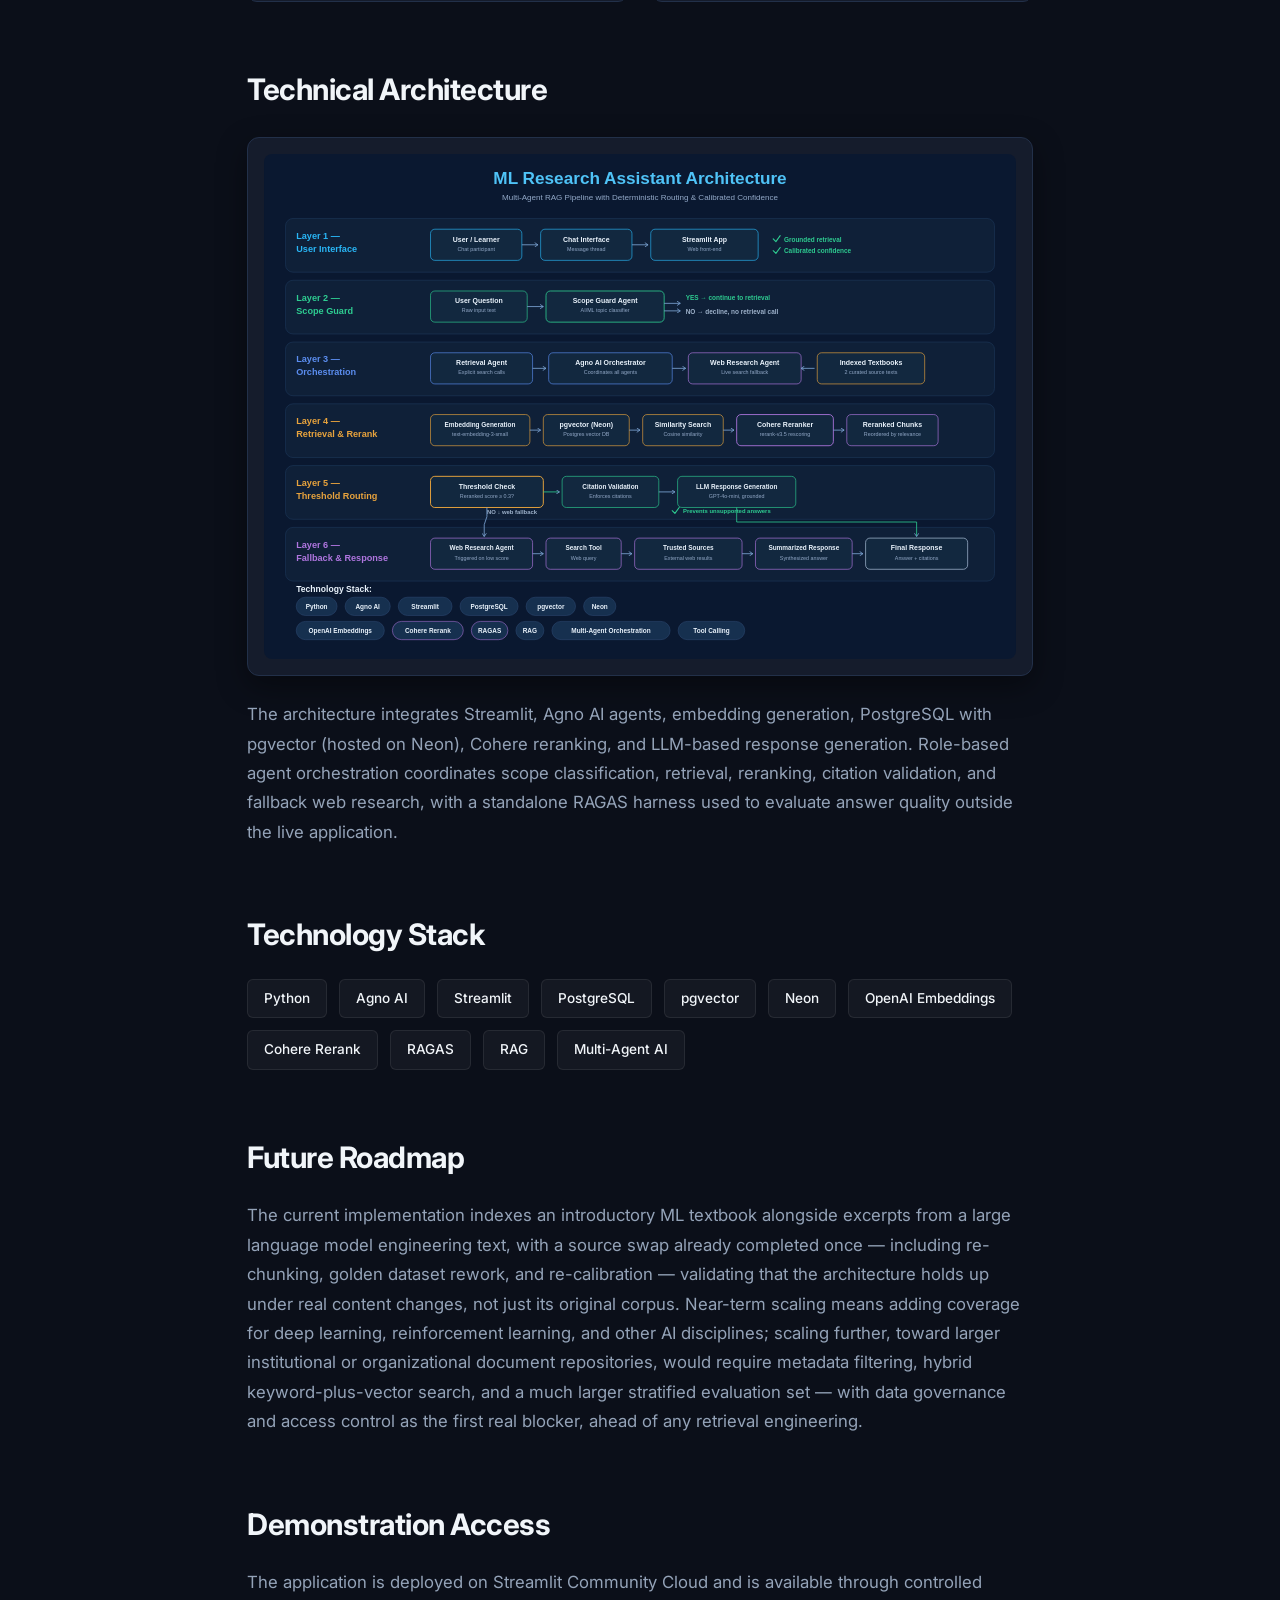
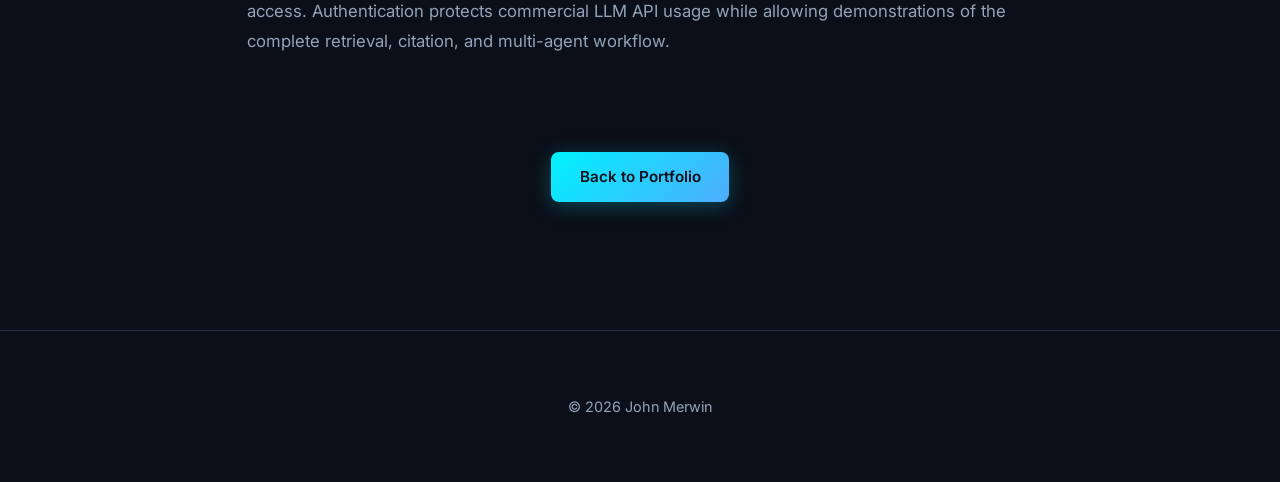
<file: projects/rag-research-assistant.html>
<!DOCTYPE html>
<html lang="en">

<head>
    <meta charset="UTF-8">
    <meta name="viewport" content="width=device-width, initial-scale=1.0">

    <title>GroundWork RAG | Multi-Agent RAG Learning Platform</title>

    <meta name="description"
        content="GroundWork RAG is a retrieval-augmented generation (RAG) platform that answers machine learning questions using grounded textbook knowledge, citation-based responses, and intelligent web fallback..">

    <link href="https://fonts.googleapis.com/css2?family=Inter:wght@400;500;600;700;800&display=swap" rel="stylesheet">

    <link rel="stylesheet" href="../css/style.css">
    
    <!-- Google Analytics -->
    <script async src="https://www.googletagmanager.com/gtag/js?id=G-15P4J6K5QG"></script>
    
    <script>
        window.dataLayer = window.dataLayer || [];
        function gtag() { dataLayer.push(arguments); }
        gtag('js', new Date());

        gtag('config', 'G-15P4J6K5QG');
    </script>


<body>

    <header>
        <nav class="navbar">
            <div class="logo">
                John <span class="logo-accent">Merwin</span>
            </div>

            <div class="nav-links">
                <a href="../index.html">Home</a>
                <a href="../index.html#projects">Projects</a>
            </div>
        </nav>
    </header>

    <main class="container project-page">

        <section class="project-header">

            <div class="badge">
                RAG & Multi-Agent AI
            </div>

            <h1>
                GroundWork RAG
                <span class="text-gradient">Knowledge Platform</span>
            </h1>

            <p class="hero-subtitle">
                A production RAG pipeline built on deterministic routing, a measured reranking layer,
                and an empirically calibrated confidence threshold — evaluated with RAGAS, not assumed to work
            </p>

        </section>


        <section class="project-content">

            <div class="project-section">

                <h2>
                    The Challenge
                </h2>

                <p>
                    Students learning machine learning often rely on general-purpose AI assistants
                    that may provide incomplete explanations, omit citations, or occasionally
                    generate inaccurate information. The goal was to create an educational assistant
                    that prioritizes trusted textbook knowledge before consulting external sources,
                    helping learners receive more reliable and verifiable answers.
                </p>

            </div>


            <div class="project-section highlight-card">

                <h2>
                    ⚡ Solution
                </h2>

                <p>
                    ML Research Assistant combines retrieval-augmented generation (RAG), a
                    pre-retrieval scope guard, Cohere reranking, and citation enforcement to answer
                    machine learning questions using authoritative textbook content. Rather than
                    relying on an LLM's self-reported confidence, an explicit similarity threshold —
                    empirically calibrated against known in-scope and out-of-scope queries — decides
                    whether a question is answered from the textbooks or routed to a secondary
                    research agent for controlled web fallback.
                </p>

            </div>


            <div class="project-section">

                <h2>
                    Workflow Overview
                </h2>

                <div class="img-wrapper">
                    <img src="../images/projects/rag-workflow-overview.svg" alt="GroundWork RAG workflow overview">
                </div>

                <p>
                    A user question first passes through a scope guard, which rejects anything
                    outside AI, ML, and data science before any retrieval happens. In-scope
                    questions are matched against an indexed knowledge base using semantic search,
                    then rescored by a Cohere reranker. The reranked score is checked against a
                    calibrated confidence threshold: at or above it, the passages are supplied to
                    the language model to generate a grounded, citation-backed response; below it,
                    a specialized research agent retrieves supplementary information from the web
                    instead of stretching unrelated textbook content to fit.
                </p>

            </div>


            <div class="project-section">

                <h2>
                    Key Features
                </h2>

                <div class="feature-grid">

                    <div class="feature-card">

                        <h3>
                            Deterministic Routing
                        </h3>

                        <p>
                            A pre-retrieval scope guard rejects off-topic questions before any
                            search runs, and a calibrated numeric threshold — not an LLM's
                            self-reported judgment — decides whether a question is answered from
                            the textbooks or routed to web fallback.
                        </p>

                    </div>

                    <div class="feature-card">

                        <h3>
                            Measured Reranking
                        </h3>

                        <p>
                            A Cohere reranking layer's actual impact was evaluated with RAGAS across
                            independent multi-run comparisons rather than assumed — surfacing that
                            its benefit is corpus-dependent, not guaranteed, and shipping it as a
                            re-testable toggle rather than a fixed assumption.
                        </p>

                    </div>

                    <div class="feature-card">

                        <h3>
                            Citation Enforcement
                        </h3>

                        <p>
                            Retrieved passages are incorporated into every textbook-derived
                            response, allowing learners to verify explanations against the original
                            source material while helping reduce hallucinations.
                        </p>

                    </div>

                    <div class="feature-card">

                        <h3>
                            Intelligent Fallback
                        </h3>

                        <p>
                            When retrieval confidence falls below the calibrated threshold, a
                            dedicated research agent performs web searches and synthesizes
                            information before presenting the final response.
                        </p>

                    </div>

                </div>

            </div>


            <div class="project-section">

                <h2>
                    Evaluation & Calibration
                </h2>

                <p>
                    Every architectural claim in this project was treated as a hypothesis to test,
                    not an assumption to ship on. A 16-question golden dataset and a standalone
                    RAGAS evaluation harness (Faithfulness, Context Recall, Factual Correctness)
                    were used to measure real answer quality rather than trust intuition.
                </p>

                <div class="feature-grid">

                    <div class="feature-card">

                        <h3>
                            Reranker: Tested, Not Assumed
                        </h3>

                        <p>
                            Across three independent runs per condition, the Cohere reranker showed
                            a measurable ~7-point Factual Correctness improvement on a noisier
                            source corpus, but no meaningful benefit on a cleaner, better-curated
                            one — confirming that reranking value depends on how much the baseline
                            retrieval is already struggling, not a universal given.
                        </p>

                    </div>

                    <div class="feature-card">

                        <h3>
                            Threshold Calibrated on Evidence
                        </h3>

                        <p>
                            The confidence threshold gating textbook vs. web-fallback routing was
                            calibrated by scoring known in-scope and out-of-scope questions through
                            the production retrieval path, confirming a clean separation between
                            the two groups and a defensible margin around the chosen cutoff.
                        </p>

                    </div>

                </div>

            </div>


            <div class="project-section">

                <h2>
                    Technical Architecture
                </h2>

                <div class="img-wrapper">

                    <img src="../images/projects/rag-architecture-technical.svg"
                        alt="GroundWork RAG technical architecture">

                </div>

                <p>
                    The architecture integrates Streamlit, Agno AI agents, embedding generation,
                    PostgreSQL with pgvector (hosted on Neon), Cohere reranking, and LLM-based
                    response generation. Role-based agent orchestration coordinates scope
                    classification, retrieval, reranking, citation validation, and fallback web
                    research, with a standalone RAGAS harness used to evaluate answer quality
                    outside the live application.
                </p>

            </div>


            <div class="project-section">

                <h2>
                    Technology Stack
                </h2>

                <div class="tech-pills">

                    <span>Python</span>
                    <span>Agno AI</span>
                    <span>Streamlit</span>
                    <span>PostgreSQL</span>
                    <span>pgvector</span>
                    <span>Neon</span>
                    <span>OpenAI Embeddings</span>
                    <span>Cohere Rerank</span>
                    <span>RAGAS</span>
                    <span>RAG</span>
                    <span>Multi-Agent AI</span>

                </div>

            </div>


            <div class="project-section">

                <h2>
                    Future Roadmap
                </h2>

                <p>
                    The current implementation indexes an introductory ML textbook alongside
                    excerpts from a large language model engineering text, with a source swap
                    already completed once — including re-chunking, golden dataset rework, and
                    re-calibration — validating that the architecture holds up under real content
                    changes, not just its original corpus. Near-term scaling means adding coverage
                    for deep learning, reinforcement learning, and other AI disciplines; scaling
                    further, toward larger institutional or organizational document repositories,
                    would require metadata filtering, hybrid keyword-plus-vector search, and a much
                    larger stratified evaluation set — with data governance and access control as
                    the first real blocker, ahead of any retrieval engineering.
                </p>

            </div>


            <div class="project-section">

                <h2>
                    Demonstration Access
                </h2>

                <p>
                    The application is deployed on Streamlit Community Cloud and is available
                    through controlled access. Authentication protects commercial LLM API usage
                    while allowing demonstrations of the complete retrieval, citation, and
                    multi-agent workflow.
                </p>

            </div>


            <div class="action-footer">

                <a class="button primary" href="../index.html">
                    Back to Portfolio
                </a>

            </div>

        </section>

    </main>

    <footer>
        <p>© 2026 John Merwin</p>
    </footer>

</body>

</html>
</file>
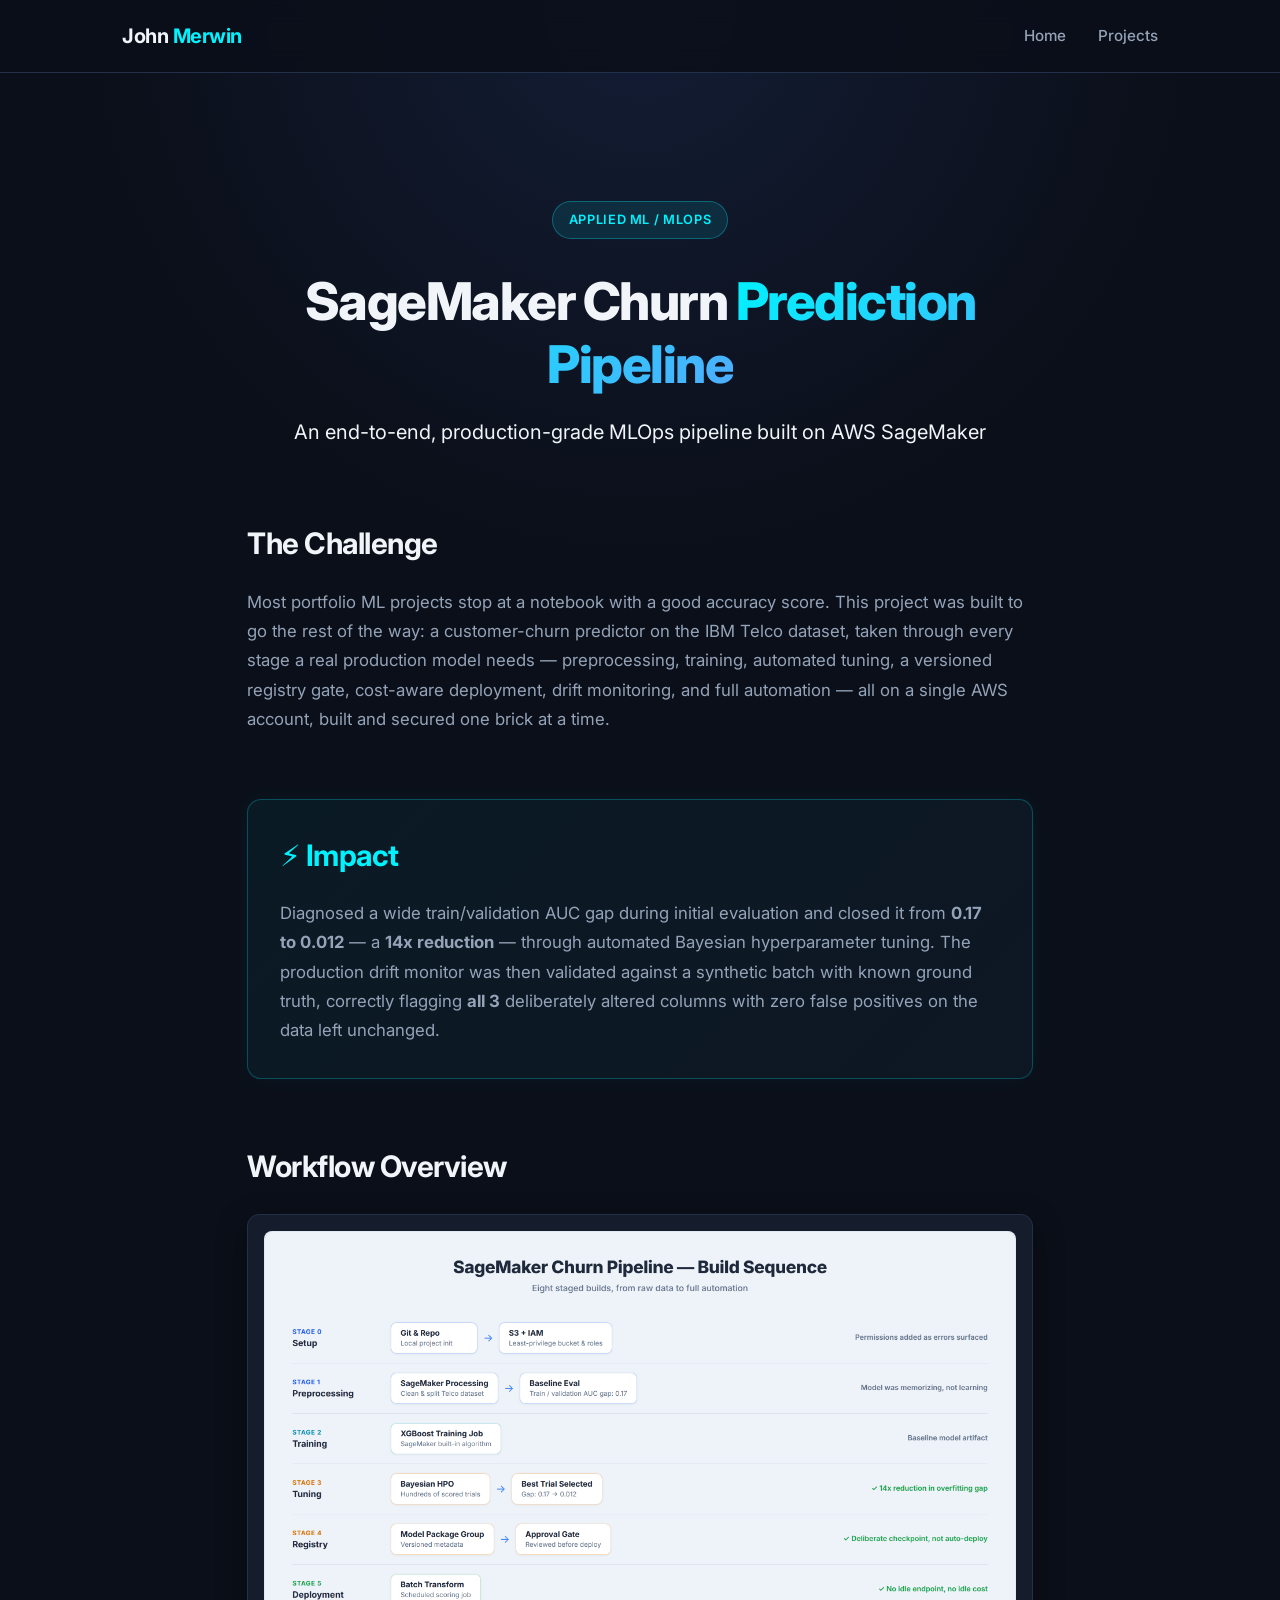
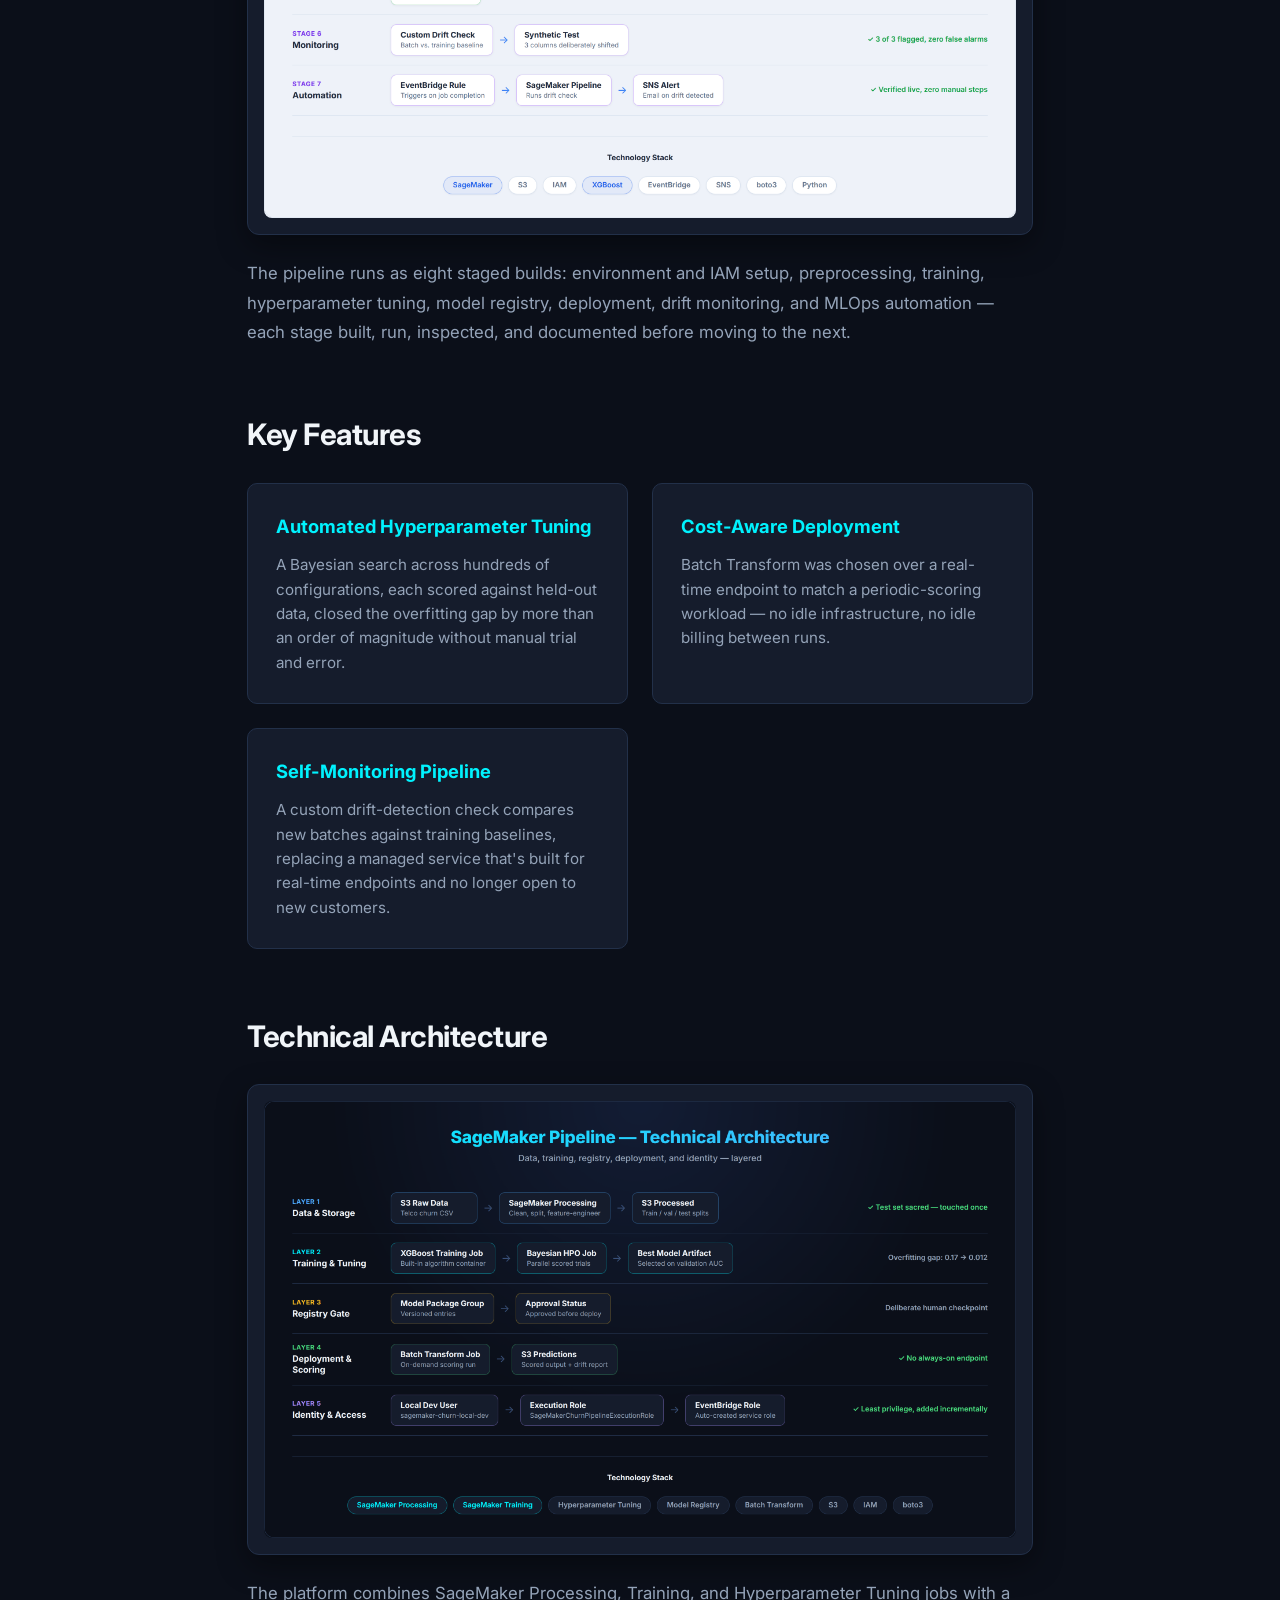
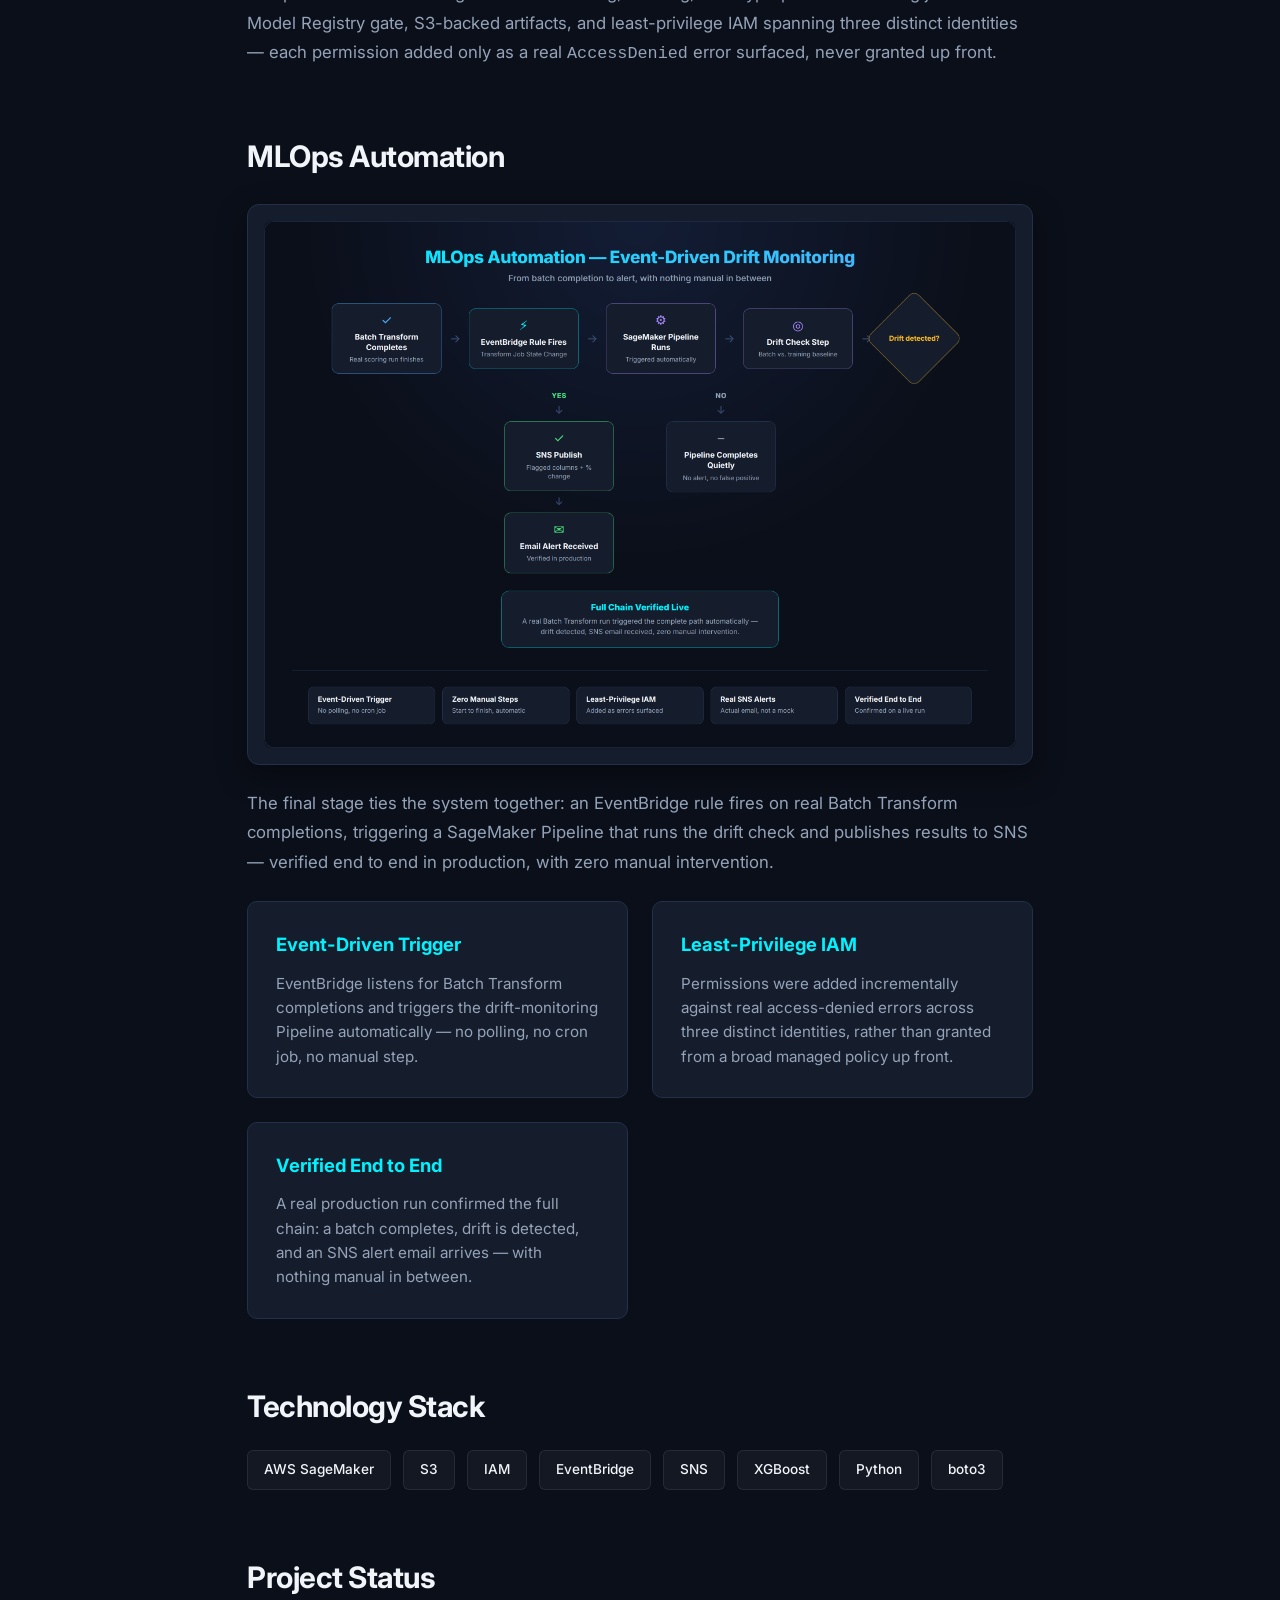
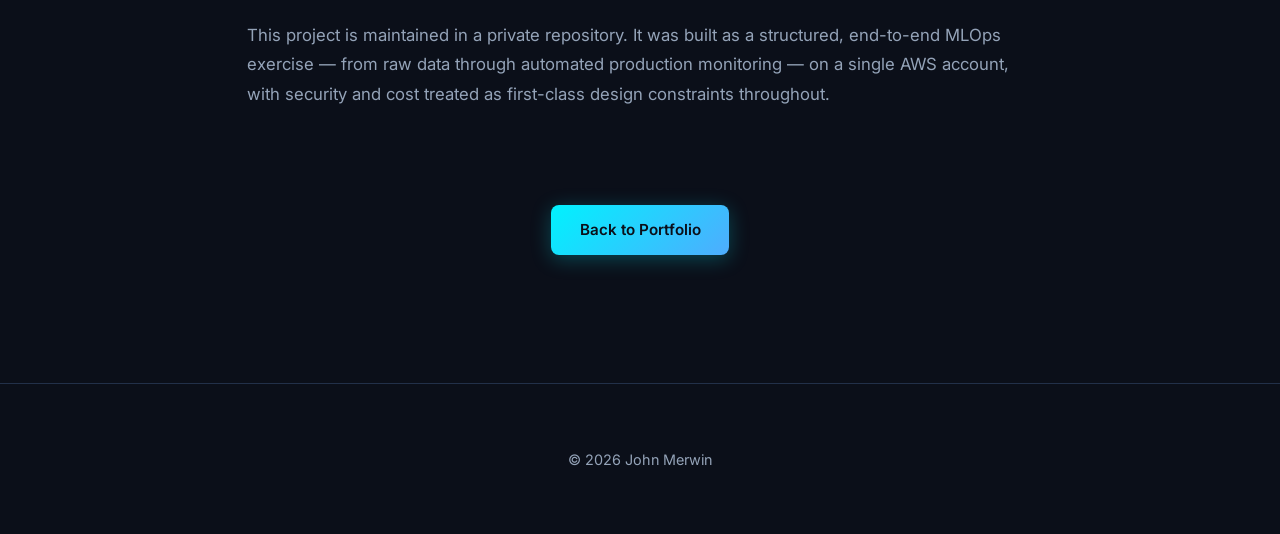
<file: projects/sagemaker-churn-pipeline.html>
<!DOCTYPE html>
<html lang="en">

<head>
    <meta charset="UTF-8">
    <meta name="viewport" content="width=device-width, initial-scale=1.0">
    <title>SageMaker Churn Pipeline | AWS MLOps Project</title>
    <meta name="description"
        content="An end-to-end AWS SageMaker MLOps pipeline for customer churn prediction — data, training, tuning, registry, deployment, drift monitoring, and automation.">
    <!-- Inter Font Family -->
    <link href="https://fonts.googleapis.com/css2?family=Inter:wght@400;500;600;700;800&display=swap" rel="stylesheet">
    <link rel="stylesheet" href="../css/style.css">

    <!-- Google Analytics -->
    <script async src="https://www.googletagmanager.com/gtag/js?id=G-15P4J6K5QG"></script>

    <script>
        window.dataLayer = window.dataLayer || [];
        function gtag() { dataLayer.push(arguments); }
        gtag('js', new Date());

        gtag('config', 'G-15P4J6K5QG');
    </script>

</head>

<body>

    <header>
        <nav class="navbar">
            <div class="logo">
                John <span class="logo-accent">Merwin</span>
            </div>
            <div class="nav-links">
                <a href="../index.html">Home</a>
                <a href="../index.html#applied-ml">Projects</a>
            </div>
        </nav>
    </header>

    <!-- Main Container to align layout with CSS grid -->
    <main class="container project-page">

        <!-- Hero Header -->
        <section class="project-header">
            <div class="badge">Applied ML / MLOps</div>
            <h1>
                SageMaker Churn <span class="text-gradient">Prediction Pipeline</span>
            </h1>
            <p class="hero-subtitle">
                An end-to-end, production-grade MLOps pipeline built on AWS SageMaker
            </p>
        </section>

        <!-- Project Body Content -->
        <section class="project-content">

            <div class="project-section">
                <h2>The Challenge</h2>
                <p>
                    Most portfolio ML projects stop at a notebook with a good accuracy score.
                    This project was built to go the rest of the way: a customer-churn
                    predictor on the IBM Telco dataset, taken through every stage a real
                    production model needs — preprocessing, training, automated tuning, a
                    versioned registry gate, cost-aware deployment, drift monitoring, and full
                    automation — all on a single AWS account, built and secured one brick at a
                    time.
                </p>
            </div>

            <!-- Standout Callout Styling for Impact -->
            <div class="project-section highlight-card">
                <h2>⚡ Impact</h2>
                <p>
                    Diagnosed a wide train/validation AUC gap during initial evaluation and
                    closed it from <strong>0.17 to 0.012</strong> — a <strong>14x reduction</strong> —
                    through automated Bayesian hyperparameter tuning. The production drift
                    monitor was then validated against a synthetic batch with known ground
                    truth, correctly flagging <strong>all 3</strong> deliberately altered
                    columns with zero false positives on the data left unchanged.
                </p>
            </div>

            <div class="project-section">
                <h2>Workflow Overview</h2>
                <div class="img-wrapper">
                    <img src="../images/projects/sagemaker-workflow-overview.png"
                        alt="SageMaker churn pipeline workflow overview, stages 0 through 7">
                </div>
                <p>
                    The pipeline runs as eight staged builds: environment and IAM setup,
                    preprocessing, training, hyperparameter tuning, model registry, deployment,
                    drift monitoring, and MLOps automation — each stage built, run, inspected,
                    and documented before moving to the next.
                </p>
            </div>

            <div class="project-section">
                <h2>Key Features</h2>
                <div class="feature-grid">
                    <div class="feature-card">
                        <h3>Automated Hyperparameter Tuning</h3>
                        <p>
                            A Bayesian search across hundreds of configurations, each scored
                            against held-out data, closed the overfitting gap by more than an
                            order of magnitude without manual trial and error.
                        </p>
                    </div>

                    <div class="feature-card">
                        <h3>Cost-Aware Deployment</h3>
                        <p>
                            Batch Transform was chosen over a real-time endpoint to match a
                            periodic-scoring workload — no idle infrastructure, no idle billing
                            between runs.
                        </p>
                    </div>

                    <div class="feature-card">
                        <h3>Self-Monitoring Pipeline</h3>
                        <p>
                            A custom drift-detection check compares new batches against training
                            baselines, replacing a managed service that's built for real-time
                            endpoints and no longer open to new customers.
                        </p>
                    </div>
                </div>
            </div>

            <div class="project-section">
                <h2>Technical Architecture</h2>
                <div class="img-wrapper">
                    <img src="../images/projects/sagemaker-architecture-technical.png"
                        alt="SageMaker churn pipeline technical architecture diagram">
                </div>
                <p>
                    The platform combines SageMaker Processing, Training, and Hyperparameter
                    Tuning jobs with a Model Registry gate, S3-backed artifacts, and
                    least-privilege IAM spanning three distinct identities — each permission
                    added only as a real <code>AccessDenied</code> error surfaced, never
                    granted up front.
                </p>
            </div>

            <div class="project-section">
                <h2>MLOps Automation</h2>
                <div class="img-wrapper">
                    <img src="../images/projects/sagemaker-automation-pipeline.png"
                        alt="EventBridge, SageMaker Pipeline, and SNS automation flow">
                </div>
                <p>
                    The final stage ties the system together: an EventBridge rule fires on real
                    Batch Transform completions, triggering a SageMaker Pipeline that runs the
                    drift check and publishes results to SNS — verified end to end in
                    production, with zero manual intervention.
                </p>
                <div class="feature-grid">
                    <div class="feature-card">
                        <h3>Event-Driven Trigger</h3>
                        <p>
                            EventBridge listens for Batch Transform completions and triggers the
                            drift-monitoring Pipeline automatically — no polling, no cron job,
                            no manual step.
                        </p>
                    </div>

                    <div class="feature-card">
                        <h3>Least-Privilege IAM</h3>
                        <p>
                            Permissions were added incrementally against real access-denied
                            errors across three distinct identities, rather than granted from a
                            broad managed policy up front.
                        </p>
                    </div>

                    <div class="feature-card">
                        <h3>Verified End to End</h3>
                        <p>
                            A real production run confirmed the full chain: a batch completes,
                            drift is detected, and an SNS alert email arrives — with nothing
                            manual in between.
                        </p>
                    </div>
                </div>
            </div>

            <!-- Styled Tech Pills -->
            <div class="project-section">
                <h2>Technology Stack</h2>
                <div class="tech-pills">
                    <span>AWS SageMaker</span>
                    <span>S3</span>
                    <span>IAM</span>
                    <span>EventBridge</span>
                    <span>SNS</span>
                    <span>XGBoost</span>
                    <span>Python</span>
                    <span>boto3</span>
                </div>
            </div>

            <div class="project-section">
                <h2>Project Status</h2>
                <p>
                    This project is maintained in a private repository. It was built as a
                    structured, end-to-end MLOps exercise — from raw data through automated
                    production monitoring — on a single AWS account, with security and cost
                    treated as first-class design constraints throughout.
                </p>
            </div>

            <!-- Centered Back Button -->
            <div class="action-footer">
                <a class="button primary" href="../index.html">
                    Back to Portfolio
                </a>
            </div>

        </section>
    </main>

    <footer>
        <p>© 2026 John Merwin</p>
    </footer>

</body>

</html>
</file>
<file: css/style.css>
/* ==========================================================================
   CSS Reset & Variables
   ========================================================================== */
:root {
    --bg-dark: #0b0f19;
    --bg-card: #151c2c;
    --bg-card-hover: #1d263b;
    --accent-glow: rgba(0, 242, 254, 0.15);
    --primary: #00f2fe;
    /* Electric Neon Cyan */
    --secondary: #4facfe;
    /* Royal Blue */
    --text-main: #f1f5f9;
    --text-muted: #94a3b8;
    --border-color: #223049;
    --border-hover: #3b527a;
    --font-sans: 'Inter', system-ui, -apple-system, sans-serif;
}

* {
    box-sizing: border-box;
    margin: 0;
    padding: 0;
}

html {
    scroll-behavior: smooth;
    background-color: var(--bg-dark);
}

body {
    font-family: var(--font-sans);
    color: var(--text-main);
    line-height: 1.6;
    background: radial-gradient(circle at 50% 0%, #131d35 0%, var(--bg-dark) 50%);
    background-attachment: fixed;
    overflow-x: hidden;
}

a {
    color: inherit;
    text-decoration: none;
}

/* ==========================================================================
   Utility Layout Container
   ========================================================================== */
.container {
    max-width: 1100px;
    margin: 0 auto;
    padding: 0 2rem;
}

/* ==========================================================================
   Navbar
   ========================================================================== */
header {
    position: sticky;
    top: 0;
    z-index: 100;
    background-color: rgba(11, 15, 25, 0.85);
    backdrop-filter: blur(12px);
    border-bottom: 1px solid var(--border-color);
}

.navbar {
    display: flex;
    justify-content: space-between;
    align-items: center;
    max-width: 1100px;
    margin: 0 auto;
    padding: 1.25rem 2rem;
}

.logo {
    font-weight: 700;
    font-size: 1.25rem;
    letter-spacing: -0.5px;
}

.logo-accent {
    color: var(--primary);
}

.nav-links {
    display: flex;
    gap: 2rem;
}

.nav-links a {
    font-size: 0.95rem;
    font-weight: 500;
    color: var(--text-muted);
    transition: color 0.2s ease;
}

.nav-links a:hover {
    color: var(--primary);
}

/* ==========================================================================
   Hero Section
   ========================================================================== */
.hero {
    padding: 8rem 0 6rem 0;
    display: flex;
    flex-direction: column;
    justify-content: center;
    align-items: center;
    text-align: center;
}

.badge {
    display: inline-flex;
    align-items: center;
    gap: 0.5rem;
    background: rgba(0, 242, 254, 0.1);
    border: 1px solid rgba(0, 242, 254, 0.3);
    color: var(--primary);
    padding: 0.5rem 1rem;
    border-radius: 9999px;
    font-size: 0.8rem;
    font-weight: 600;
    text-transform: uppercase;
    letter-spacing: 0.05em;
    margin-bottom: 2rem;
}

.badge i {
    width: 14px;
    height: 14px;
}

.hero h1 {
    font-size: 3.5rem;
    font-weight: 800;
    line-height: 1.15;
    letter-spacing: -1.5px;
    margin-bottom: 1.5rem;
}

.text-gradient {
    background: linear-gradient(135deg, var(--primary) 0%, var(--secondary) 100%);

    background-clip: text;
    -webkit-background-clip: text;

    color: transparent;
    -webkit-text-fill-color: transparent;
}

.hero-subtitle {
    font-size: 1.25rem;
    color: var(--text-main);
    max-width: 750px;
    margin-bottom: 1.5rem;
    font-weight: 400;
}

.hero-description {
    font-size: 1.05rem;
    color: var(--text-muted);
    max-width: 650px;
    margin-bottom: 3rem;
}

.hero-buttons {
    display: flex;
    gap: 1rem;
    justify-content: center;
}

/* ==========================================================================
   Buttons
   ========================================================================== */
.button {
    display: inline-flex;
    align-items: center;
    justify-content: center;
    gap: 0.5rem;
    padding: 0.8rem 1.8rem;
    border-radius: 8px;
    font-size: 0.95rem;
    font-weight: 600;
    cursor: pointer;
    transition: all 0.25s ease;
}

.button i {
    width: 18px;
    height: 18px;
}

.button.primary {
    background: linear-gradient(135deg, var(--primary) 0%, var(--secondary) 100%);
    color: #0b0f19;
    box-shadow: 0 4px 20px rgba(0, 242, 254, 0.25);
}

.button.primary:hover {
    transform: translateY(-2px);
    box-shadow: 0 6px 25px rgba(0, 242, 254, 0.4);
}

.button.secondary {
    background: transparent;
    color: var(--text-main);
    border: 1px solid var(--border-color);
}

.button.secondary:hover {
    background: rgba(255, 255, 255, 0.05);
    border-color: var(--border-hover);
    transform: translateY(-2px);
}

/* ==========================================================================
   Sections Structure
   ========================================================================== */
.section {
    padding: 6rem 0;
}

.section-header {
    margin-bottom: 3.5rem;
}

.section-header h2 {
    font-size: 2rem;
    font-weight: 700;
    margin-bottom: 0.75rem;
    letter-spacing: -0.5px;
}

.divider {
    width: 60px;
    height: 4px;
    background: linear-gradient(90deg, var(--primary), var(--secondary));
    border-radius: 2px;
}

/* About Section CSS */
.about-text p {
    font-size: 1.1rem;
    color: var(--text-muted);
    margin-bottom: 1.5rem;
    max-width: 800px;
}

.about-text strong {
    color: var(--primary);
    font-weight: 600;
}

/* ==========================================================================
   Cards (Grid Layout for Projects)
   ========================================================================== */
.cards {
    display: grid;
    grid-template-columns: repeat(auto-fill, minmax(320px, 1fr));
    gap: 2rem;
}

.card {
    background-color: var(--bg-card);
    border: 1px solid var(--border-color);
    border-radius: 12px;
    padding: 2rem;
    display: flex;
    flex-direction: column;
    justify-content: space-between;
    transition: all 0.3s cubic-bezier(0.16, 1, 0.3, 1);
}

.card:hover {
    transform: translateY(-5px);
    border-color: var(--border-hover);
    background-color: var(--bg-card-hover);
    box-shadow: 0 10px 30px rgba(0, 0, 0, 0.3), 0 0 1px 1px var(--accent-glow);
}

.card-icon {
    color: var(--primary);
    margin-bottom: 1.25rem;
}

.card-icon i {
    width: 32px;
    height: 32px;
}

.card h3 {
    font-size: 1.35rem;
    margin-bottom: 0.75rem;
    font-weight: 600;
}

.card p {
    color: var(--text-muted);
    font-size: 0.95rem;
    margin-bottom: 1.5rem;
    line-height: 1.6;
}

.card-footer {
    display: flex;
    flex-direction: column;
    gap: 1.25rem;
    margin-top: auto;
}

.tags {
    display: flex;
    flex-wrap: wrap;
    gap: 0.5rem;
}

.tag {
    background-color: rgba(255, 255, 255, 0.05);
    border: 1px solid rgba(255, 255, 255, 0.08);
    color: var(--text-muted);
    padding: 0.25rem 0.75rem;
    border-radius: 4px;
    font-size: 0.75rem;
    font-weight: 500;
}

.badge-tag {
    display: inline-block;
    align-self: flex-start;
    background-color: rgba(0, 242, 254, 0.1);
    color: var(--primary);
    padding: 0.25rem 0.75rem;
    border-radius: 4px;
    font-size: 0.75rem;
    font-weight: 600;
}

.card-btn {
    align-self: flex-start;
    padding: 0.5rem 1rem;
    font-size: 0.85rem;
}

/* ==========================================================================
   Skills Grid
   ========================================================================== */
.skills-grid {
    display: grid;
    grid-template-columns: repeat(auto-fit, minmax(280px, 1fr));
    gap: 2rem;
}

.skill-card {
    background-color: var(--bg-card);
    border: 1px solid var(--border-color);
    border-radius: 12px;
    padding: 2.25rem;
    transition: all 0.3s ease;
}

.skill-card:hover {
    border-color: var(--border-hover);
}

.skill-icon {
    color: var(--primary);
    margin-bottom: 1.25rem;
}

.skill-icon i {
    width: 28px;
    height: 28px;
}

.skill-card h3 {
    font-size: 1.25rem;
    margin-bottom: 1rem;
}

.skill-list {
    list-style: none;
    color: var(--text-muted);
    font-size: 0.95rem;
}

.skill-list li {
    margin-bottom: 0.5rem;
}

/* ==========================================================================
   Impact and Contact Callouts
   ========================================================================== */
.impact-card,
.contact-card {
    background: linear-gradient(135deg, #10192e 0%, #15223e 100%);
    border: 1px solid var(--border-color);
    border-radius: 16px;
    padding: 3.5rem 2.5rem;
    text-align: center;
}

.impact-card h2,
.contact-card h2 {
    font-size: 1.75rem;
    margin-bottom: 1rem;
    display: flex;
    justify-content: center;
    align-items: center;
    gap: 0.75rem;
}

.impact-card h2 i,
.contact-card h2 i {
    color: var(--primary);
}

.impact-card p,
.contact-card p {
    max-width: 700px;
    margin: 0 auto 2rem auto;
    color: var(--text-muted);
    font-size: 1.1rem;
}

.contact-buttons {
    display: flex;
    gap: 1rem;
    justify-content: center;
}

/* ==========================================================================
   Footer
   ========================================================================== */
footer {
    text-align: center;
    padding: 4rem 2rem;
    border-top: 1px solid var(--border-color);
    color: var(--text-muted);
    font-size: 0.9rem;
}

/* ==========================================================================
   Responsive Breakpoints
   ========================================================================== */
@media (max-width: 768px) {
    .navbar {
        flex-direction: column;
        gap: 1rem;
        padding: 1rem;
    }

    .hero {
        padding: 5rem 0 3rem 0;
    }

    .hero h1 {
        font-size: 2.5rem;
    }

    .hero-buttons,
    .contact-buttons {
        flex-direction: column;
        width: 100%;
    }

    .button {
        width: 100%;
    }
}

/* ==========================================================================
   Project Detail Specific Styles
   ========================================================================== */

.project-page {
    max-width: 850px;
    /* Optimal reading line length for details */
    margin: 0 auto;
    padding: 2rem;
}

/* Align project header with Hero section tokens */
.project-header {
    padding: 6rem 0 3rem 0;
    text-align: center;
    display: flex;
    flex-direction: column;
    align-items: center;
}

.project-header h1 {
    font-size: 3.25rem;
    font-weight: 800;
    line-height: 1.2;
    letter-spacing: -1.5px;
    margin-bottom: 1.25rem;
}

.project-content {
    display: flex;
    flex-direction: column;
    gap: 4rem;
    /* Generous spacing between content blocks */
    margin-bottom: 6rem;
}

.project-section h2 {
    font-size: 1.85rem;
    color: var(--text-main);
    margin-bottom: 1.25rem;
    position: relative;
    letter-spacing: -0.5px;
}

.project-section p {
    color: var(--text-muted);
    font-size: 1.05rem;
    line-height: 1.75;
}

/* Feature Grid inside detail page */
.feature-grid {
    display: grid;
    grid-template-columns: repeat(auto-fit, minmax(250px, 1fr));
    gap: 1.5rem;
    margin-top: 1.5rem;
}

.feature-card {
    background-color: var(--bg-card);
    border: 1px solid var(--border-color);
    border-radius: 10px;
    padding: 1.75rem;
    transition: all 0.25s ease;
}

.feature-card:hover {
    border-color: var(--border-hover);
    background-color: var(--bg-card-hover);
}

.feature-card h3 {
    font-size: 1.15rem;
    margin-bottom: 0.75rem;
    color: var(--primary);
}

.feature-card p {
    font-size: 0.95rem;
    line-height: 1.6;
}

/* Image Wrappers and Graphics */
.img-wrapper {
    background-color: var(--bg-card);
    border: 1px solid var(--border-color);
    padding: 1rem;
    border-radius: 12px;
    margin: 1.5rem 0;
    box-shadow: 0 10px 30px rgba(0, 0, 0, 0.4);
}

.img-wrapper img {
    width: 100%;
    height: auto;
    border-radius: 8px;
    display: block;
}

/* Custom Callout for Impact & Highlights */
.highlight-card {
    background: linear-gradient(135deg, rgba(0, 242, 254, 0.05) 0%, rgba(79, 172, 254, 0.05) 100%);
    border: 1px solid rgba(0, 242, 254, 0.25);
    border-radius: 14px;
    padding: 2rem;
    box-shadow: 0 0 25px rgba(0, 242, 254, 0.05);
}

.highlight-card h2 {
    color: var(--primary);
}

/* Tech Stack Tags styling */
.tech-pills {
    display: flex;
    flex-wrap: wrap;
    gap: 0.75rem;
    margin-top: 1rem;
}

.tech-pills span {
    background-color: rgba(255, 255, 255, 0.04);
    border: 1px solid rgba(255, 255, 255, 0.08);
    color: var(--text-main);
    padding: 0.5rem 1rem;
    border-radius: 6px;
    font-size: 0.85rem;
    font-weight: 500;
    transition: all 0.2s ease;
}

.tech-pills span:hover {
    border-color: var(--primary);
    background-color: rgba(0, 242, 254, 0.05);
}

/* Centered Back Button styling */
.action-footer {
    display: flex;
    justify-content: center;
    margin-top: 2rem;
}

/* Responsive Overrides */
@media (max-width: 768px) {
    .project-header h1 {
        font-size: 2.25rem;
    }

    .project-page {
        padding: 1rem;
    }

    .project-content {
        gap: 2.5rem;
    }
}

/* Resume page spacing */
.resume-page .section {
    padding: 45px 0;
}
</file>
